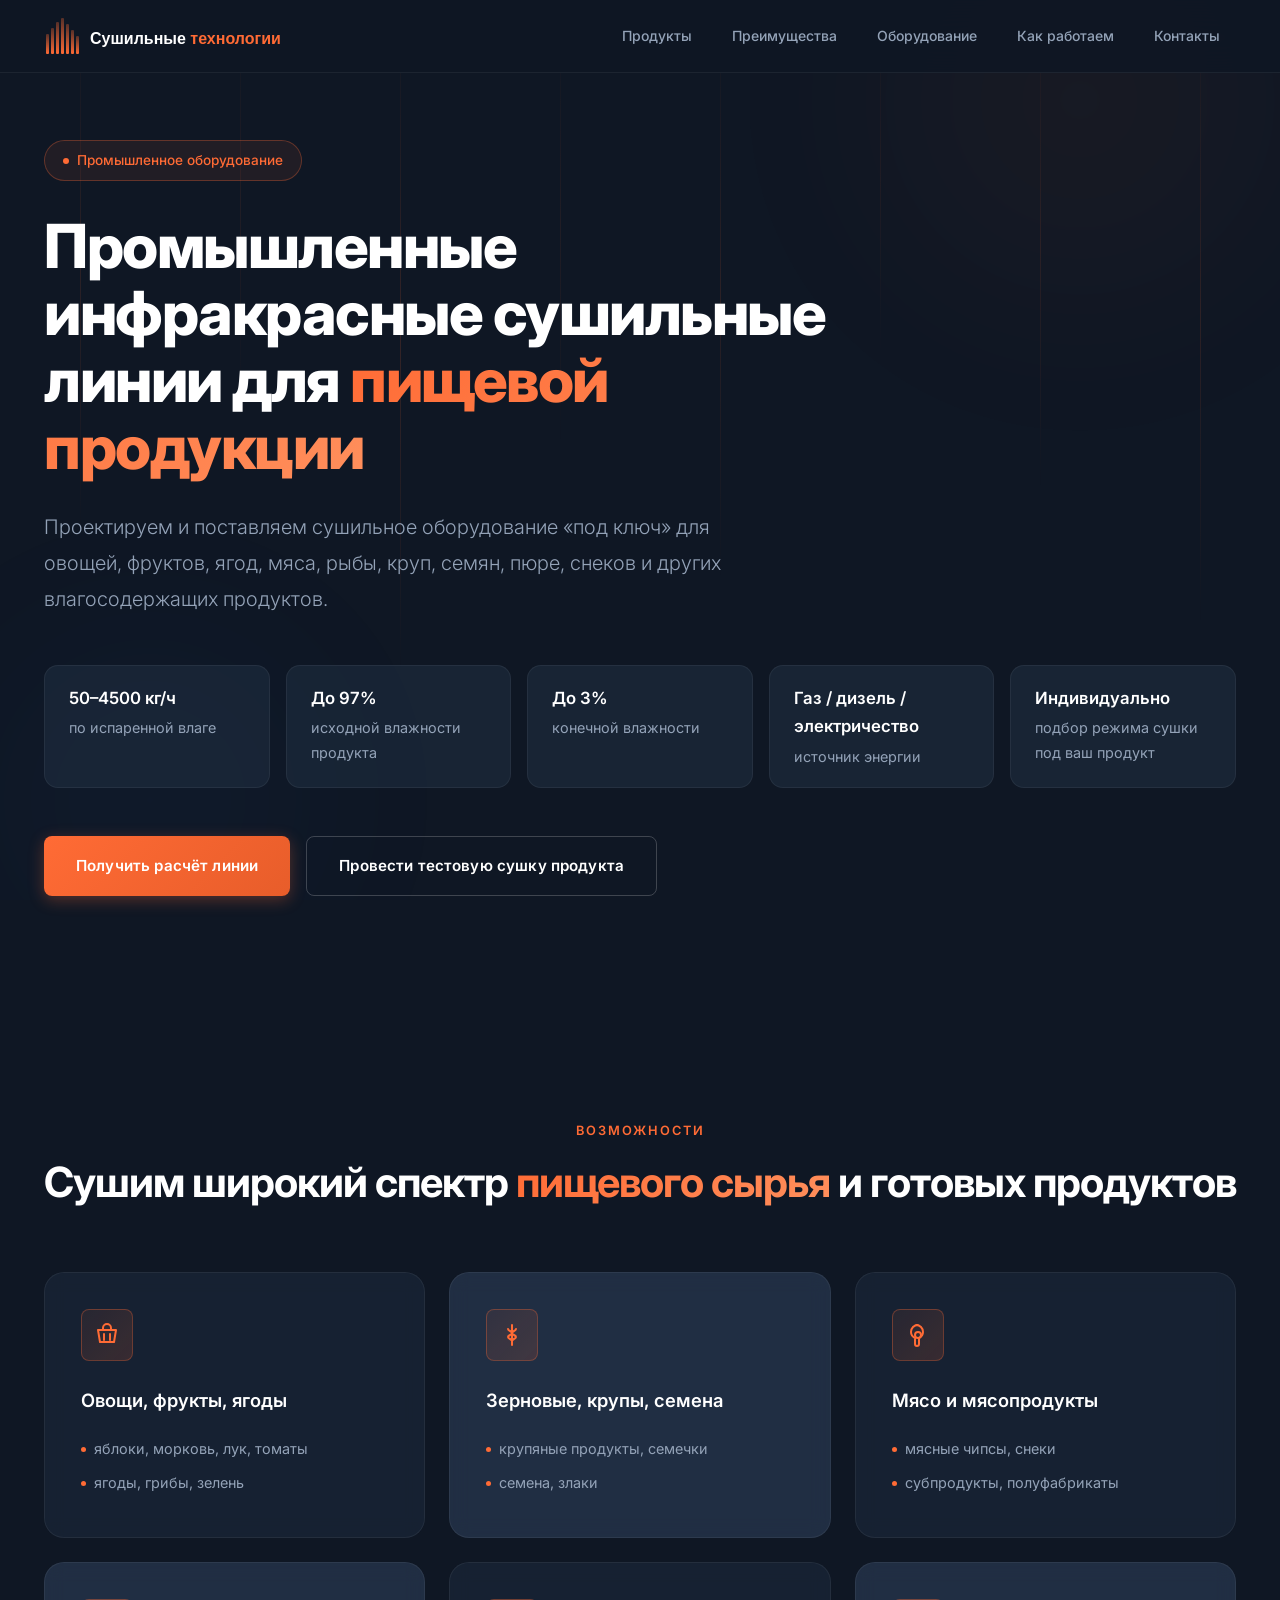
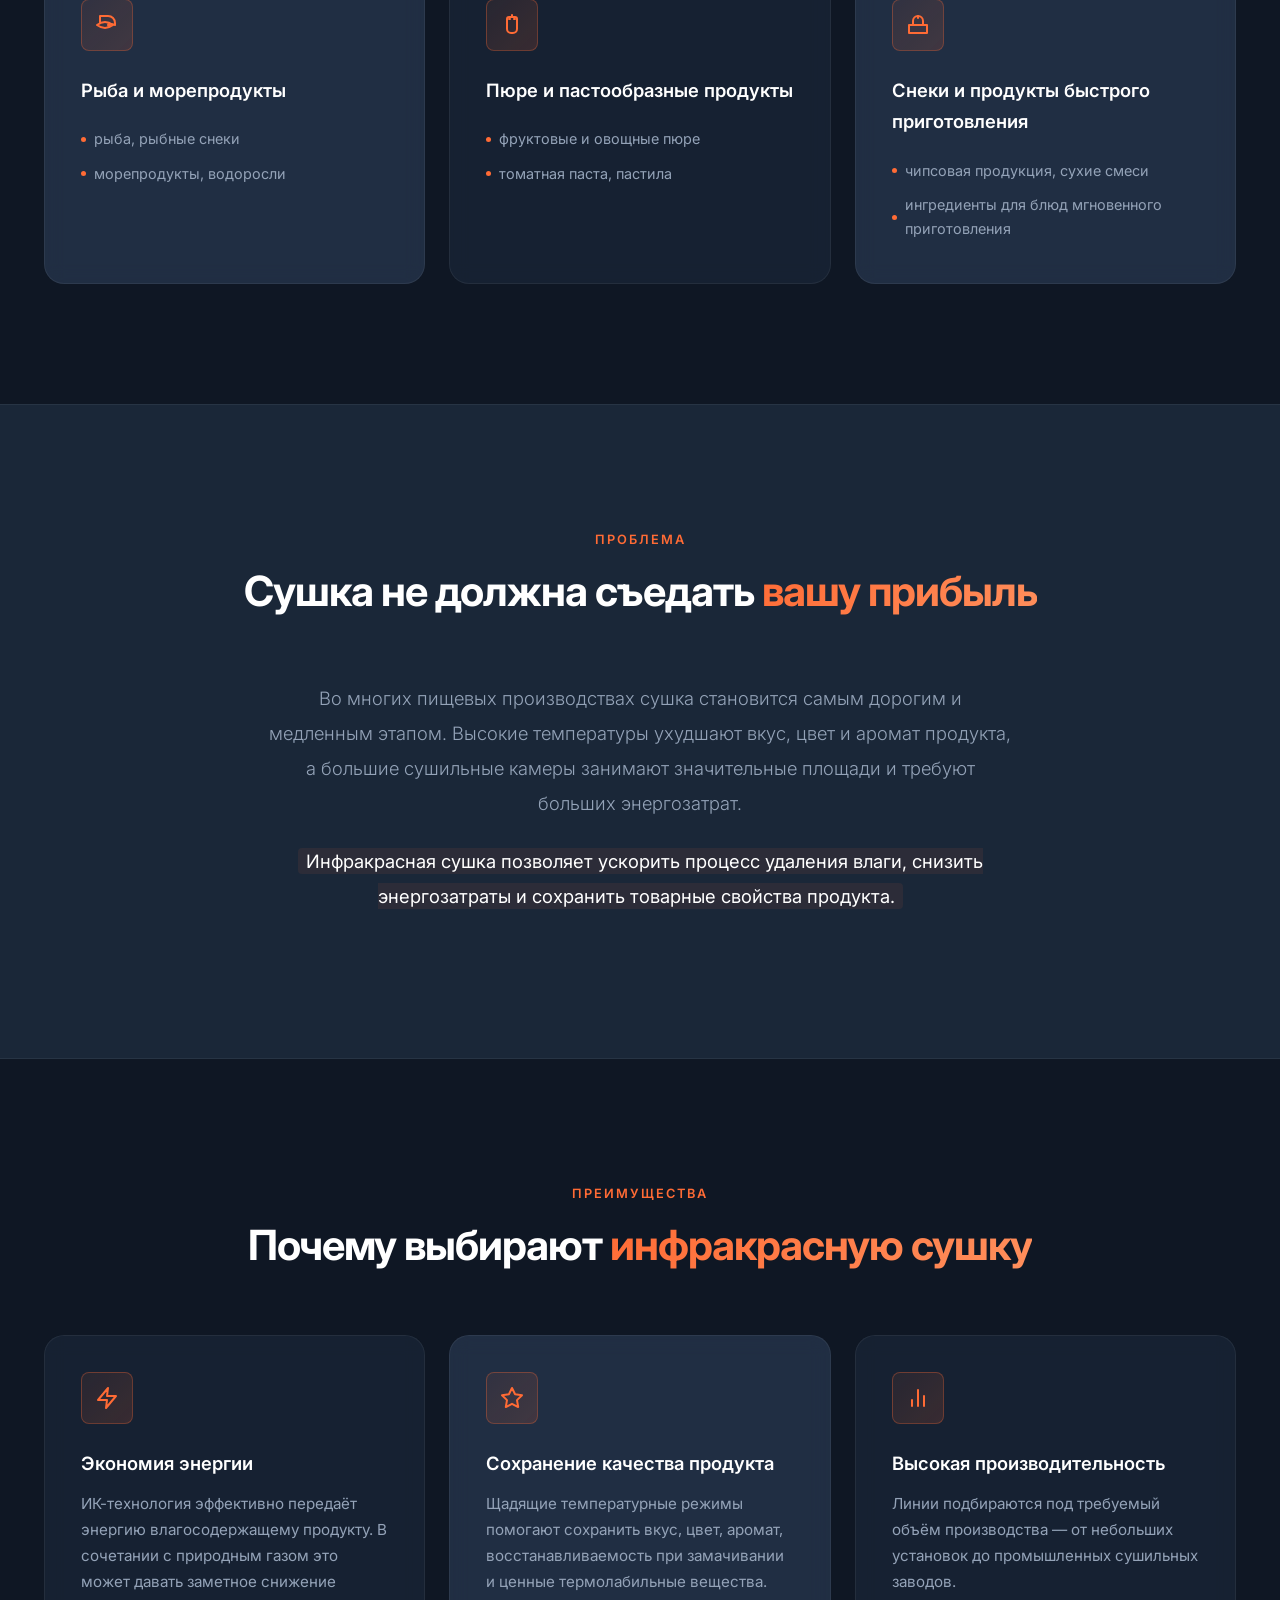
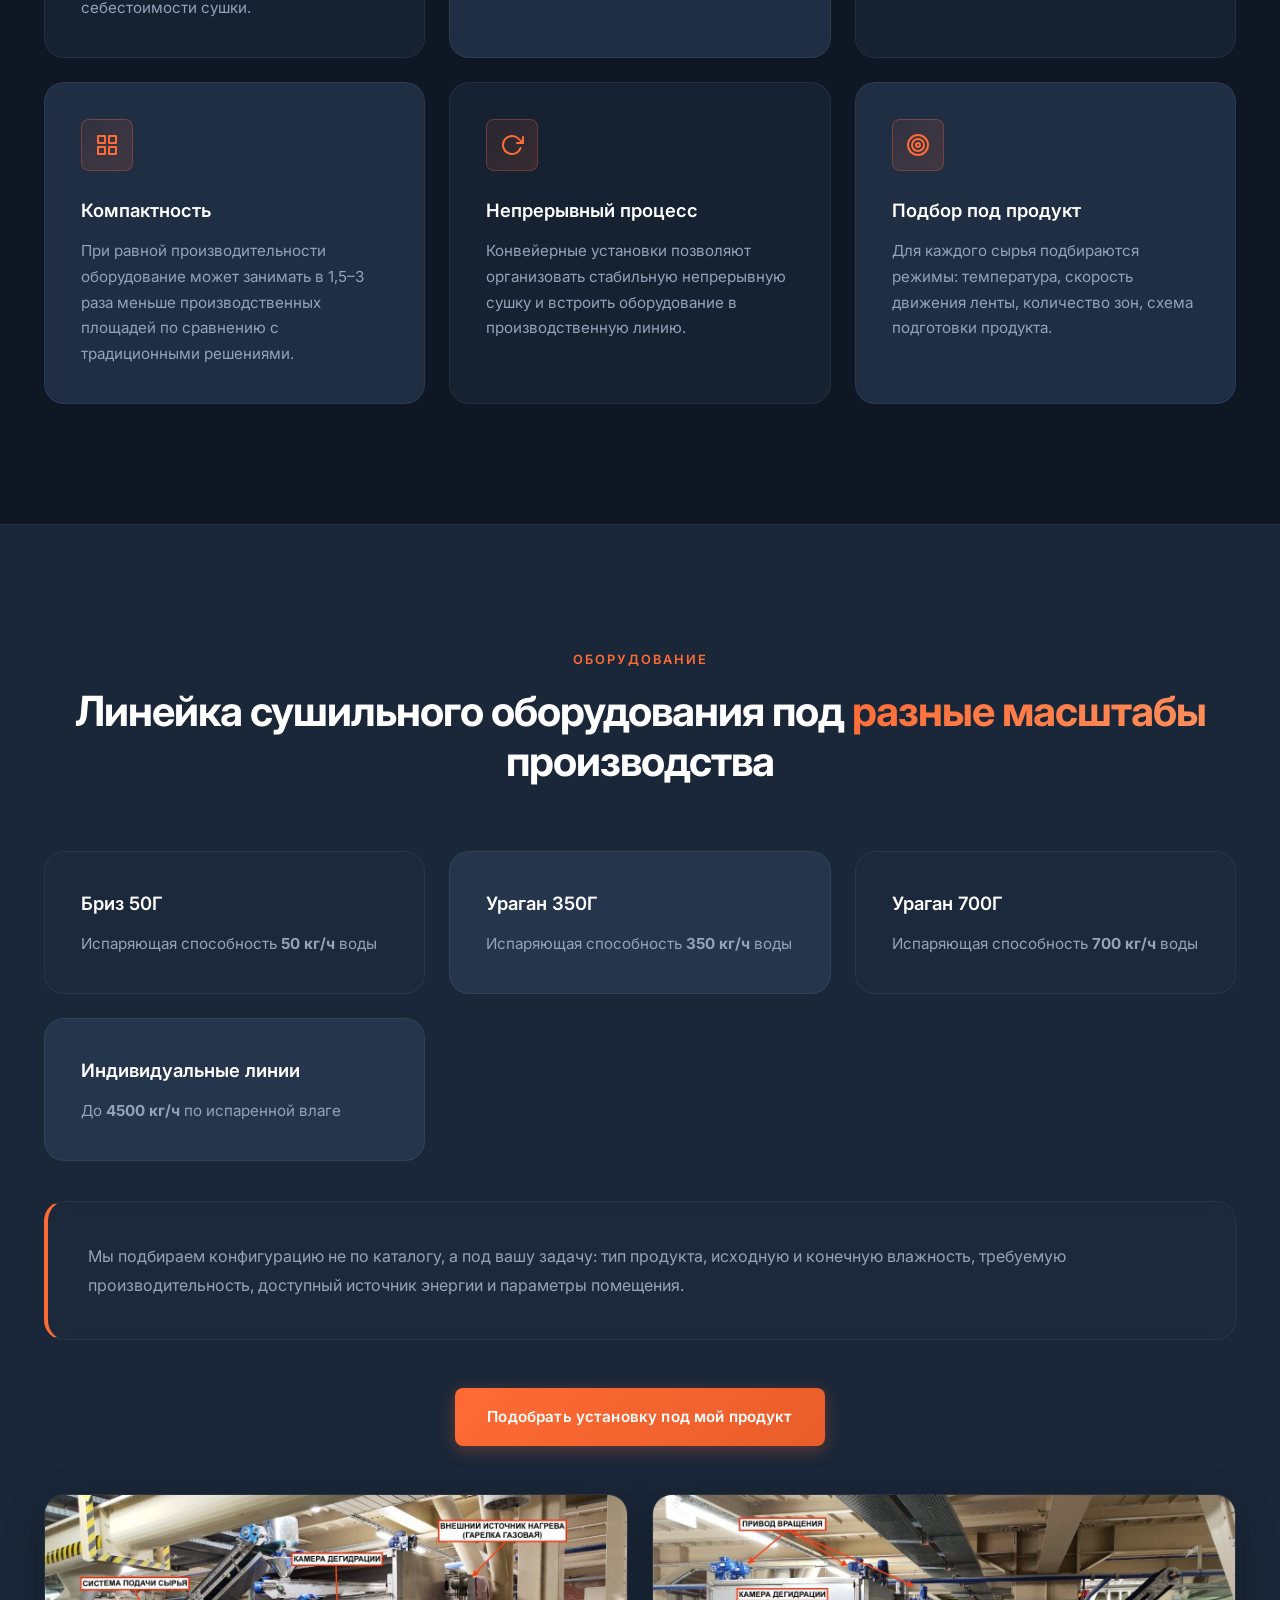
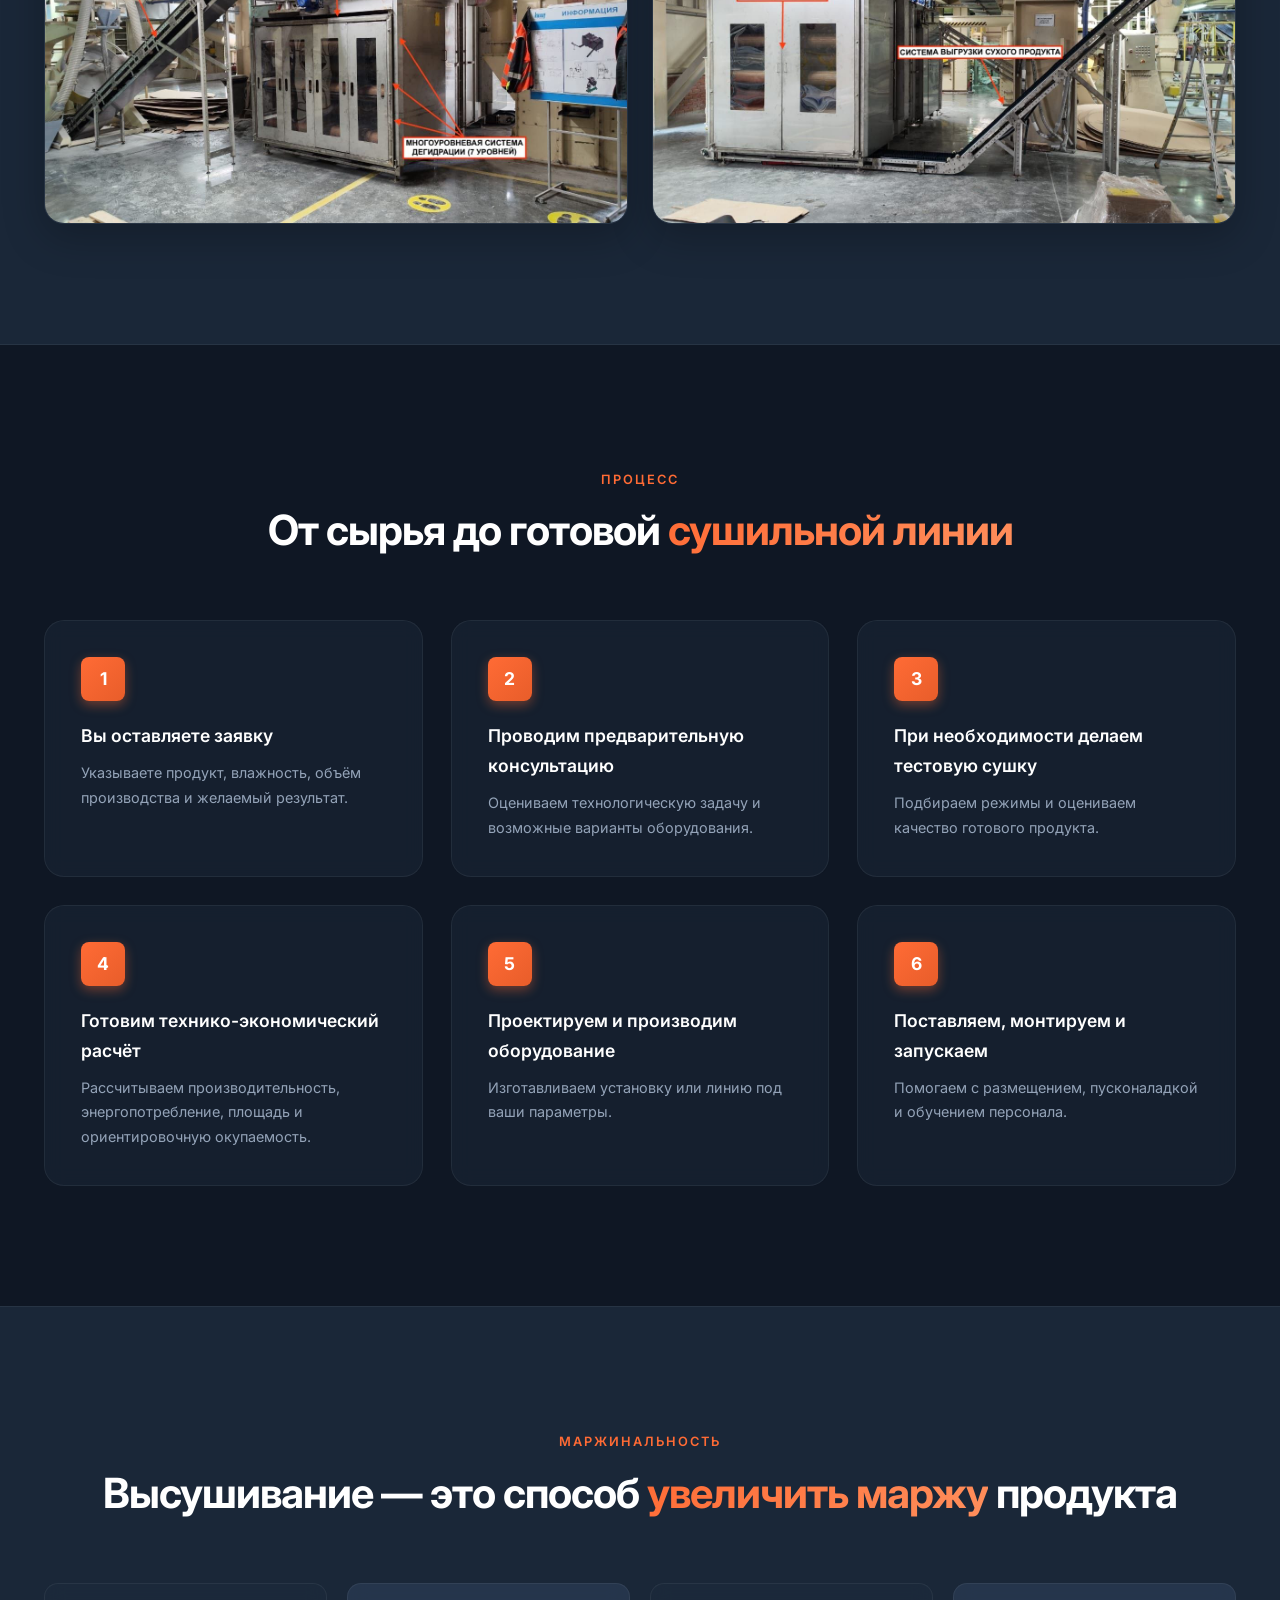
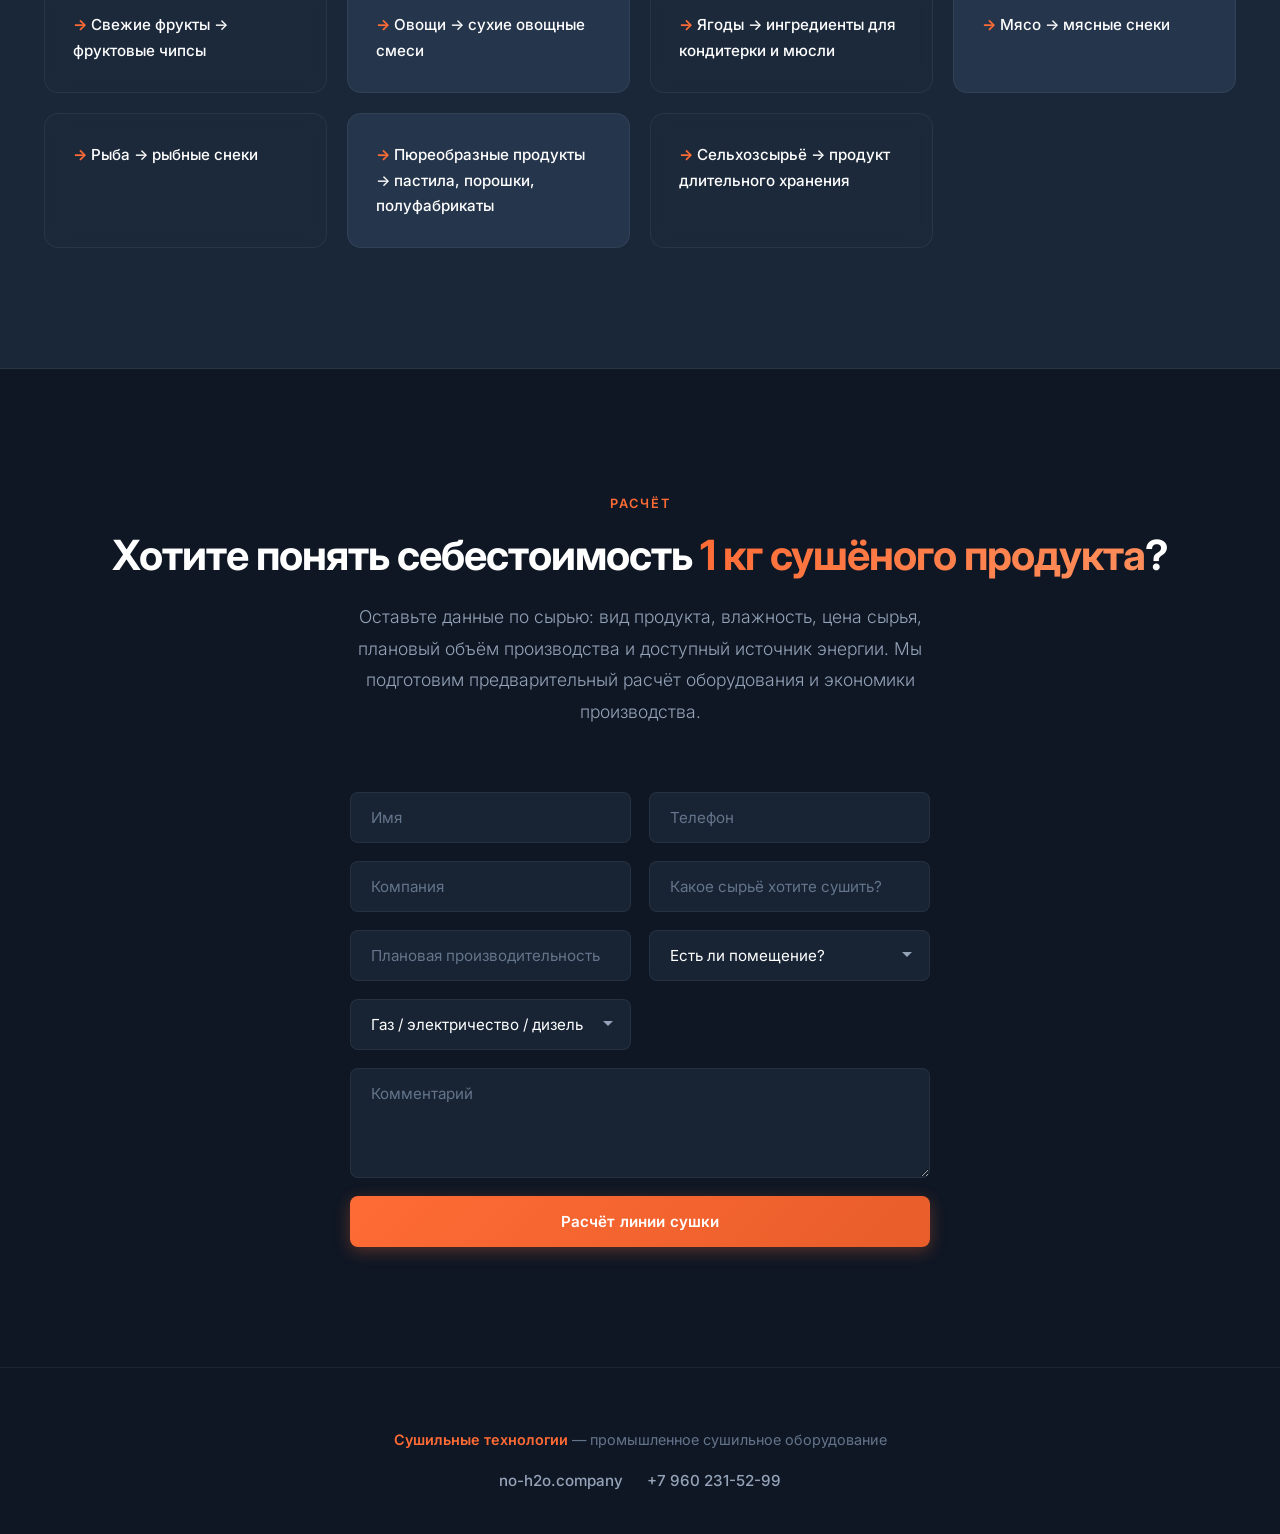
<file: index.html>
<!DOCTYPE html>
<html lang="ru">
<head>
  <meta charset="UTF-8">
  <meta name="viewport" content="width=device-width, initial-scale=1.0">
  <title>Инфракрасные сушильные линии для пищевой промышленности</title>
  <link rel="stylesheet" href="css/style.css?v=2">
  <meta name="description" content="Промышленное сушильное оборудование для пищевой продукции: от 50 до 4500 кг/ч по испаренной влаге. Работаем на газе, дизеле или электричестве.">
  <meta property="og:title" content="Инфракрасные сушильные линии для пищевой промышленности">
  <meta property="og:description" content="Промышленное сушильное оборудование для пищевой продукции: от 50 до 4500 кг/ч по испаренной влаге. Работаем на газе, дизеле или электричестве.">
  <meta property="og:type" content="website">
  <meta property="og:locale" content="ru_RU">
  <link rel="icon" type="image/svg+xml" href="favicon.svg">
  <link rel="apple-touch-icon" href="favicon.svg">
</head>
<body class="food-landing">
  <div class="bg-decoration">
    <div class="bg-gradient-orb bg-gradient-orb--1"></div>
    <div class="bg-gradient-orb bg-gradient-orb--2"></div>
    <div class="bg-lines-container"><div class="bg-line"></div><div class="bg-line"></div><div class="bg-line"></div><div class="bg-line"></div><div class="bg-line"></div><div class="bg-line"></div><div class="bg-line"></div><div class="bg-line"></div></div>
  </div>
  <header class="header"><div class="container"><a href="/" class="logo"><img src="logo.svg" alt="Сушильные технологии" class="logo__img"></a><nav><ul class="nav"><li><a href="#products">Продукты</a></li><li><a href="#advantages">Преимущества</a></li><li><a href="#equipment">Оборудование</a></li><li><a href="#process">Как работаем</a></li><li><a href="#cta">Контакты</a></li></ul></nav>  <button class="nav-toggle" aria-label="Меню"><span class="nav-toggle__bar"></span><span class="nav-toggle__bar"></span><span class="nav-toggle__bar"></span></button></div></header>  <div class="nav-overlay"></div>
  <main>
    <section class="hero"><div class="container">
      <div class="hero__badge"><span class="hero__badge-dot"></span>Промышленное оборудование</div>
      <h1>Промышленные инфракрасные сушильные линии для <span>пищевой продукции</span></h1>
      <p class="hero__subtitle">Проектируем и поставляем сушильное оборудование «под ключ» для овощей, фруктов, ягод, мяса, рыбы, круп, семян, пюре, снеков и других влагосодержащих продуктов.</p>
      <div class="hero__stats">
        <div class="stat-item"><strong>50–4500 кг/ч</strong>по испаренной влаге</div>
        <div class="stat-item"><strong>До 97%</strong>исходной влажности продукта</div>
        <div class="stat-item"><strong>До 3%</strong>конечной влажности</div>
        <div class="stat-item"><strong>Газ / дизель / электричество</strong>источник энергии</div>
        <div class="stat-item"><strong>Индивидуально</strong>подбор режима сушки под ваш продукт</div>
      </div>
      <div class="btn-group"><a href="#cta" class="btn btn-primary">Получить расчёт линии</a><a href="#cta" class="btn btn-outline">Провести тестовую сушку продукта</a></div>
    </div></section>
    <section class="section" id="products"><div class="container">
      <div class="section__header"><span class="section__badge">Возможности</span><h2 class="section__title">Сушим широкий спектр <span>пищевого сырья</span> и готовых продуктов</h2></div>
      <div class="cards-grid">
        <div class="card animate-on-scroll"><div class="card__icon"><svg viewBox="0 0 24 24"><path d="M3 7h18l-2 12H5L3 7z"/><path d="M8 7V5a4 4 0 0 1 8 0v2"/><path d="M9 11v6"/><path d="M15 11v6"/></svg></div><h3 class="card__title">Овощи, фрукты, ягоды</h3><ul class="card__list"><li>яблоки, морковь, лук, томаты</li><li>ягоды, грибы, зелень</li></ul></div>
        <div class="card animate-on-scroll"><div class="card__icon"><svg viewBox="0 0 24 24"><path d="M12 2v20"/><path d="M8 6c0 2 4 2 4 4s-4 2-4 4 4 2 4 4"/><path d="M16 6c0 2-4 2-4 4s4 2 4 4-4 2-4 4"/></svg></div><h3 class="card__title">Зерновые, крупы, семена</h3><ul class="card__list"><li>крупяные продукты, семечки</li><li>семена, злаки</li></ul></div>
        <div class="card animate-on-scroll"><div class="card__icon"><svg viewBox="0 0 24 24"><circle cx="12" cy="12" r="3"/><path d="M12 2C8 2 5 5 5 9c0 3 2 5 4 6v6a2 2 0 0 0 4 0v-6c2-1 4-3 4-6 0-4-3-7-7-7z"/></svg></div><h3 class="card__title">Мясо и мясопродукты</h3><ul class="card__list"><li>мясные чипсы, снеки</li><li>субпродукты, полуфабрикаты</li></ul></div>
        <div class="card animate-on-scroll"><div class="card__icon"><svg viewBox="0 0 24 24"><path d="M16.69 11.04A11 11 0 0 1 20 12v-2c0-4-3-7-7-7H5v6.5"/><path d="M2 12s4-3 8-3 8 3 8 3-4 3-8 3-8-3-8-3z"/><circle cx="14" cy="12" r="1" fill="currentColor"/></svg></div><h3 class="card__title">Рыба и морепродукты</h3><ul class="card__list"><li>рыба, рыбные снеки</li><li>морепродукты, водоросли</li></ul></div>
        <div class="card animate-on-scroll"><div class="card__icon"><svg viewBox="0 0 24 24"><path d="M12 20h-1a4 4 0 0 1-4-4V6a2 2 0 0 1 2-2h6a2 2 0 0 1 2 2v10a4 4 0 0 1-4 4h-1"/><path d="M12 4V2"/><path d="M9 6h1"/><path d="M14 6h1"/></svg></div><h3 class="card__title">Пюре и пастообразные продукты</h3><ul class="card__list"><li>фруктовые и овощные пюре</li><li>томатная паста, пастила</li></ul></div>
        <div class="card animate-on-scroll"><div class="card__icon"><svg viewBox="0 0 24 24"><path d="M3 12h18v8H3z"/><path d="M7 12V8a5 5 0 0 1 10 0v4"/><path d="M12 3v2"/></svg></div><h3 class="card__title">Снеки и продукты быстрого приготовления</h3><ul class="card__list"><li>чипсовая продукция, сухие смеси</li><li>ингредиенты для блюд мгновенного приготовления</li></ul></div>
      </div>
    </div></section>
    <section class="section section--dark"><div class="container">
      <div class="section__header"><span class="section__badge">Проблема</span><h2 class="section__title">Сушка не должна съедать <span>вашу прибыль</span></h2></div>
      <div class="pain-content"><p>Во многих пищевых производствах сушка становится самым дорогим и медленным этапом. Высокие температуры ухудшают вкус, цвет и аромат продукта, а большие сушильные камеры занимают значительные площади и требуют больших энергозатрат.</p><p><span class="highlight">Инфракрасная сушка позволяет ускорить процесс удаления влаги, снизить энергозатраты и сохранить товарные свойства продукта.</span></p></div>
    </div></section>
    <section class="section" id="advantages"><div class="container">
      <div class="section__header"><span class="section__badge">Преимущества</span><h2 class="section__title">Почему выбирают <span>инфракрасную сушку</span></h2></div>
      <div class="cards-grid">
        <div class="card animate-on-scroll"><div class="card__icon"><svg viewBox="0 0 24 24"><polygon points="13 2 3 14 12 14 11 22 21 10 12 10 13 2"/></svg></div><h3 class="card__title">Экономия энергии</h3><p class="card__text">ИК-технология эффективно передаёт энергию влагосодержащему продукту. В сочетании с природным газом это может давать заметное снижение себестоимости сушки.</p></div>
        <div class="card animate-on-scroll"><div class="card__icon"><svg viewBox="0 0 24 24"><path d="M12 2l3.09 6.26L22 9.27l-5 4.87 1.18 6.88L12 17.77l-6.18 3.25L7 14.14 2 9.27l6.91-1.01L12 2z"/></svg></div><h3 class="card__title">Сохранение качества продукта</h3><p class="card__text">Щадящие температурные режимы помогают сохранить вкус, цвет, аромат, восстанавливаемость при замачивании и ценные термолабильные вещества.</p></div>
        <div class="card animate-on-scroll"><div class="card__icon"><svg viewBox="0 0 24 24"><line x1="18" y1="20" x2="18" y2="10"/><line x1="12" y1="20" x2="12" y2="4"/><line x1="6" y1="20" x2="6" y2="14"/></svg></div><h3 class="card__title">Высокая производительность</h3><p class="card__text">Линии подбираются под требуемый объём производства — от небольших установок до промышленных сушильных заводов.</p></div>
        <div class="card animate-on-scroll"><div class="card__icon"><svg viewBox="0 0 24 24"><rect x="3" y="3" width="7" height="7"/><rect x="14" y="3" width="7" height="7"/><rect x="14" y="14" width="7" height="7"/><rect x="3" y="14" width="7" height="7"/></svg></div><h3 class="card__title">Компактность</h3><p class="card__text">При равной производительности оборудование может занимать в 1,5–3 раза меньше производственных площадей по сравнению с традиционными решениями.</p></div>
        <div class="card animate-on-scroll"><div class="card__icon"><svg viewBox="0 0 24 24"><polyline points="23 4 23 10 17 10"/><path d="M20.49 15a9 9 0 1 1-2.12-9.36L23 10"/></svg></div><h3 class="card__title">Непрерывный процесс</h3><p class="card__text">Конвейерные установки позволяют организовать стабильную непрерывную сушку и встроить оборудование в производственную линию.</p></div>
        <div class="card animate-on-scroll"><div class="card__icon"><svg viewBox="0 0 24 24"><circle cx="12" cy="12" r="10"/><circle cx="12" cy="12" r="6"/><circle cx="12" cy="12" r="2"/></svg></div><h3 class="card__title">Подбор под продукт</h3><p class="card__text">Для каждого сырья подбираются режимы: температура, скорость движения ленты, количество зон, схема подготовки продукта.</p></div>
      </div>
    </div></section>
    <section class="section section--dark" id="equipment"><div class="container">
      <div class="section__header"><span class="section__badge">Оборудование</span><h2 class="section__title">Линейка сушильного оборудования под <span>разные масштабы</span> производства</h2></div>
      <div class="cards-grid">
        <div class="card animate-on-scroll"><h3 class="card__title">Бриз 50Г</h3><p class="card__text">Испаряющая способность <strong>50 кг/ч</strong> воды</p></div>
        <div class="card animate-on-scroll"><h3 class="card__title">Ураган 350Г</h3><p class="card__text">Испаряющая способность <strong>350 кг/ч</strong> воды</p></div>
        <div class="card animate-on-scroll"><h3 class="card__title">Ураган 700Г</h3><p class="card__text">Испаряющая способность <strong>700 кг/ч</strong> воды</p></div>
        <div class="card animate-on-scroll"><h3 class="card__title">Индивидуальные линии</h3><p class="card__text">До <strong>4500 кг/ч</strong> по испаренной влаге</p></div>
      </div>
      <div class="info-block animate-on-scroll"><p class="info-block__text">Мы подбираем конфигурацию не по каталогу, а под вашу задачу: тип продукта, исходную и конечную влажность, требуемую производительность, доступный источник энергии и параметры помещения.</p></div>
      <div style="text-align:center;margin-top:48px;" class="animate-on-scroll"><a href="#cta" class="btn btn-primary">Подобрать установку под мой продукт</a></div>
      <div class="equipment-photos animate-on-scroll">
        <img src="equipment-1.jpg" alt="ИК-сушильное оборудование" class="equipment-photos__img">
        <img src="equipment-2.jpg" alt="ИК-сушильное оборудование" class="equipment-photos__img">
      </div>
    </div></section>
    <section class="section" id="process"><div class="container">
      <div class="section__header"><span class="section__badge">Процесс</span><h2 class="section__title">От сырья до готовой <span>сушильной линии</span></h2></div>
      <div class="steps">
        <div class="step animate-on-scroll"><div class="step__number">1</div><h3 class="step__title">Вы оставляете заявку</h3><p class="step__text">Указываете продукт, влажность, объём производства и желаемый результат.</p></div>
        <div class="step animate-on-scroll"><div class="step__number">2</div><h3 class="step__title">Проводим предварительную консультацию</h3><p class="step__text">Оцениваем технологическую задачу и возможные варианты оборудования.</p></div>
        <div class="step animate-on-scroll"><div class="step__number">3</div><h3 class="step__title">При необходимости делаем тестовую сушку</h3><p class="step__text">Подбираем режимы и оцениваем качество готового продукта.</p></div>
        <div class="step animate-on-scroll"><div class="step__number">4</div><h3 class="step__title">Готовим технико-экономический расчёт</h3><p class="step__text">Рассчитываем производительность, энергопотребление, площадь и ориентировочную окупаемость.</p></div>
        <div class="step animate-on-scroll"><div class="step__number">5</div><h3 class="step__title">Проектируем и производим оборудование</h3><p class="step__text">Изготавливаем установку или линию под ваши параметры.</p></div>
        <div class="step animate-on-scroll"><div class="step__number">6</div><h3 class="step__title">Поставляем, монтируем и запускаем</h3><p class="step__text">Помогаем с размещением, пусконаладкой и обучением персонала.</p></div>
      </div>
    </div></section>
    <section class="section section--dark"><div class="container">
      <div class="section__header"><span class="section__badge">Маржинальность</span><h2 class="section__title">Высушивание — это способ <span>увеличить маржу</span> продукта</h2></div>
      <div class="margin-grid">
        <div class="margin-item animate-on-scroll"><div class="margin-item__arrow">Свежие фрукты → фруктовые чипсы</div></div>
        <div class="margin-item animate-on-scroll"><div class="margin-item__arrow">Овощи → сухие овощные смеси</div></div>
        <div class="margin-item animate-on-scroll"><div class="margin-item__arrow">Ягоды → ингредиенты для кондитерки и мюсли</div></div>
        <div class="margin-item animate-on-scroll"><div class="margin-item__arrow">Мясо → мясные снеки</div></div>
        <div class="margin-item animate-on-scroll"><div class="margin-item__arrow">Рыба → рыбные снеки</div></div>
        <div class="margin-item animate-on-scroll"><div class="margin-item__arrow">Пюреобразные продукты → пастила, порошки, полуфабрикаты</div></div>
        <div class="margin-item animate-on-scroll"><div class="margin-item__arrow">Сельхозсырьё → продукт длительного хранения</div></div>
      </div>
    </div></section>
    <section class="section cta-section" id="cta"><div class="container">
      <div class="section__header"><span class="section__badge">Расчёт</span><h2 class="cta-section__title">Хотите понять себестоимость <span>1 кг сушёного продукта</span>?</h2><p class="cta-section__text">Оставьте данные по сырью: вид продукта, влажность, цена сырья, плановый объём производства и доступный источник энергии. Мы подготовим предварительный расчёт оборудования и экономики производства.</p></div>
      <form class="form" onsubmit="handleSubmit(event, 'food')">
        <div class="form__row"><input type="text" class="form__input" placeholder="Имя" name="Имя" required><input type="tel" class="form__input" placeholder="Телефон" name="Телефон" required></div>
        <div class="form__row"><input type="text" class="form__input" placeholder="Компания" name="Компания"><input type="text" class="form__input" placeholder="Какое сырьё хотите сушить?" name="Сырьё" required></div>
        <div class="form__row"><input type="text" class="form__input" placeholder="Плановая производительность" name="Плановая производительность"><select class="form__select" name="Есть ли помещение?"><option value="">Есть ли помещение?</option><option value="yes">Да</option><option value="no">Нет</option><option value="building">Строим</option></select></div>
        <div class="form__row"><select class="form__select" name="Источник энергии"><option value="">Газ / электричество / дизель</option><option value="gas">Газ</option><option value="electric">Электричество</option><option value="diesel">Дизель</option></select></div>
        <textarea class="form__textarea" placeholder="Комментарий" name="Комментарий"></textarea>
        <button type="submit" class="btn btn-primary btn--full">Расчёт линии сушки</button>
      </form>
    </div></section>
  </main>
  <footer class="footer"><div class="container"><p class="footer__text"><span class="footer__accent">Сушильные технологии</span> — промышленное сушильное оборудование</p><div class="footer__contacts"><a class="footer__link" href="http://no-h2o.company/">no-h2o.company</a><a class="footer__link" href="tel:+79602315299">+7 960 231-52-99</a></div></div></footer>
  <script src="js/main.js?v=5"></script>
</body>
</html>
</file>
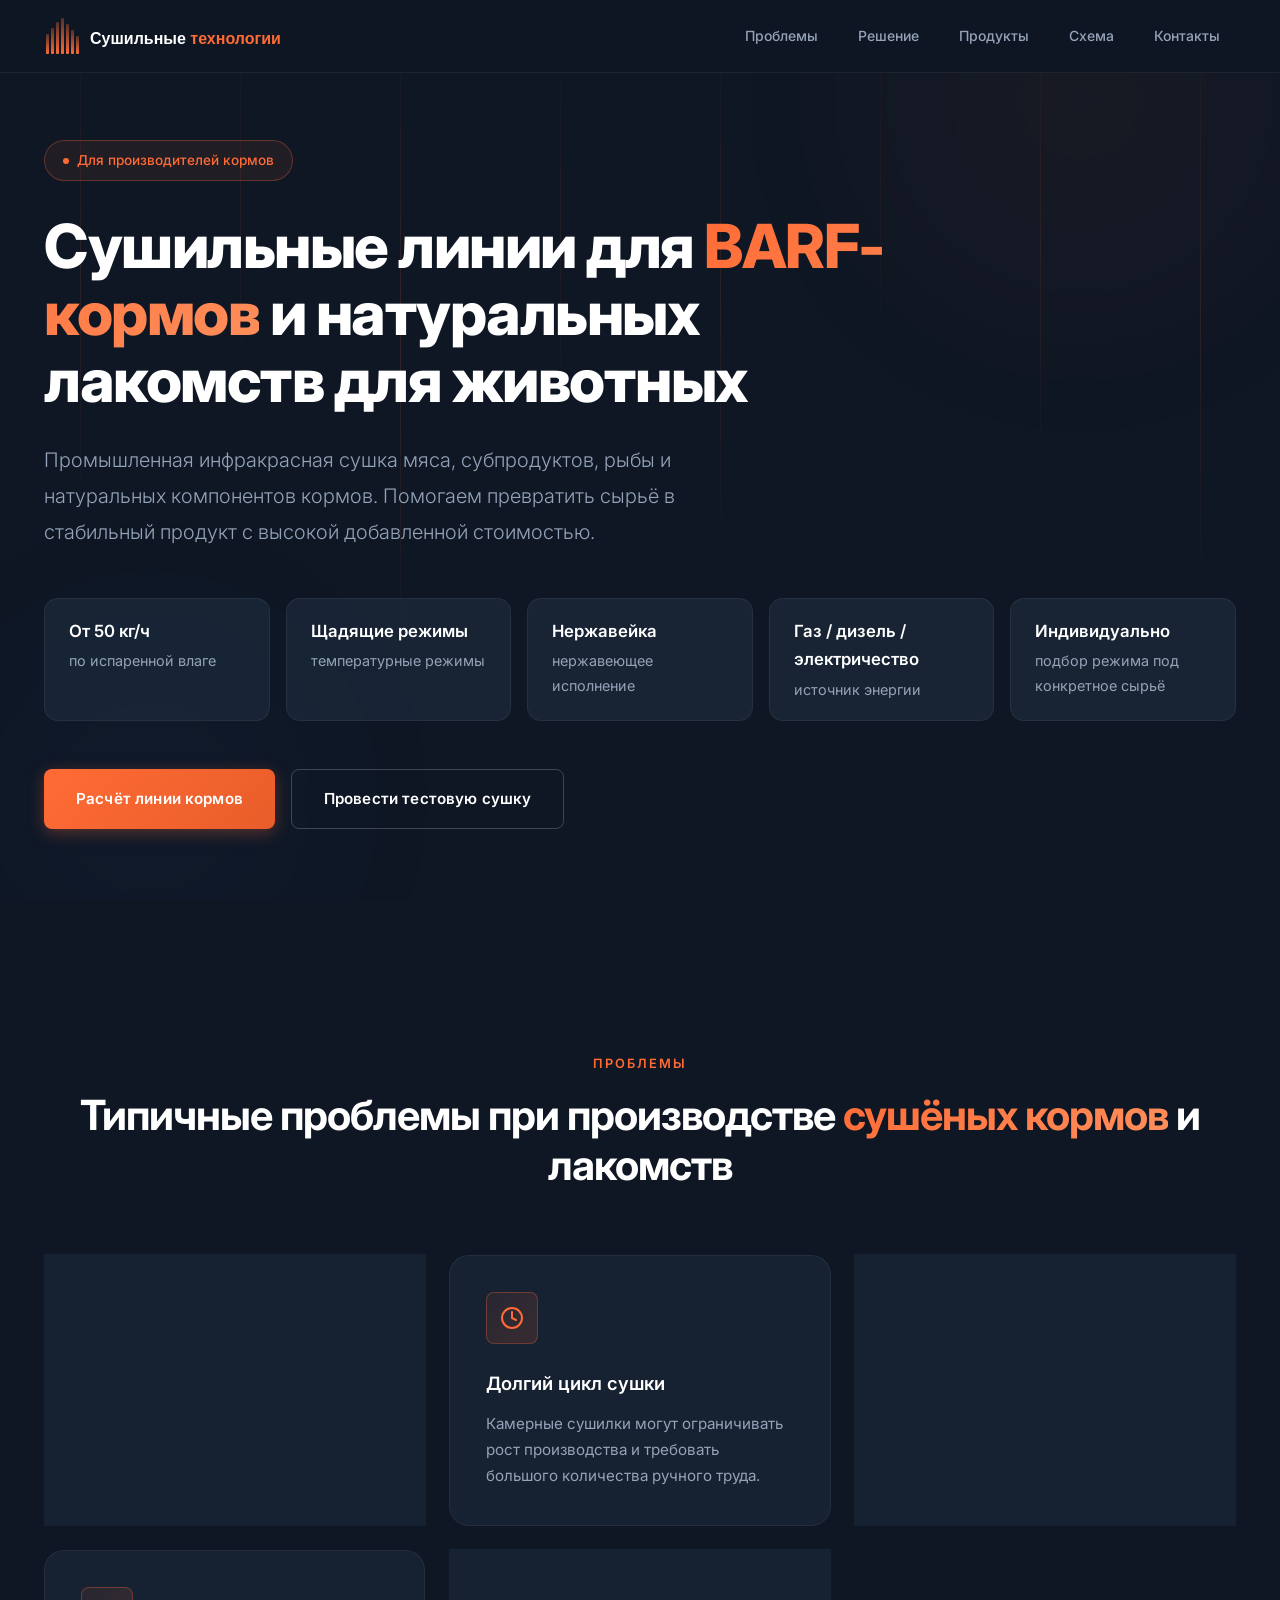
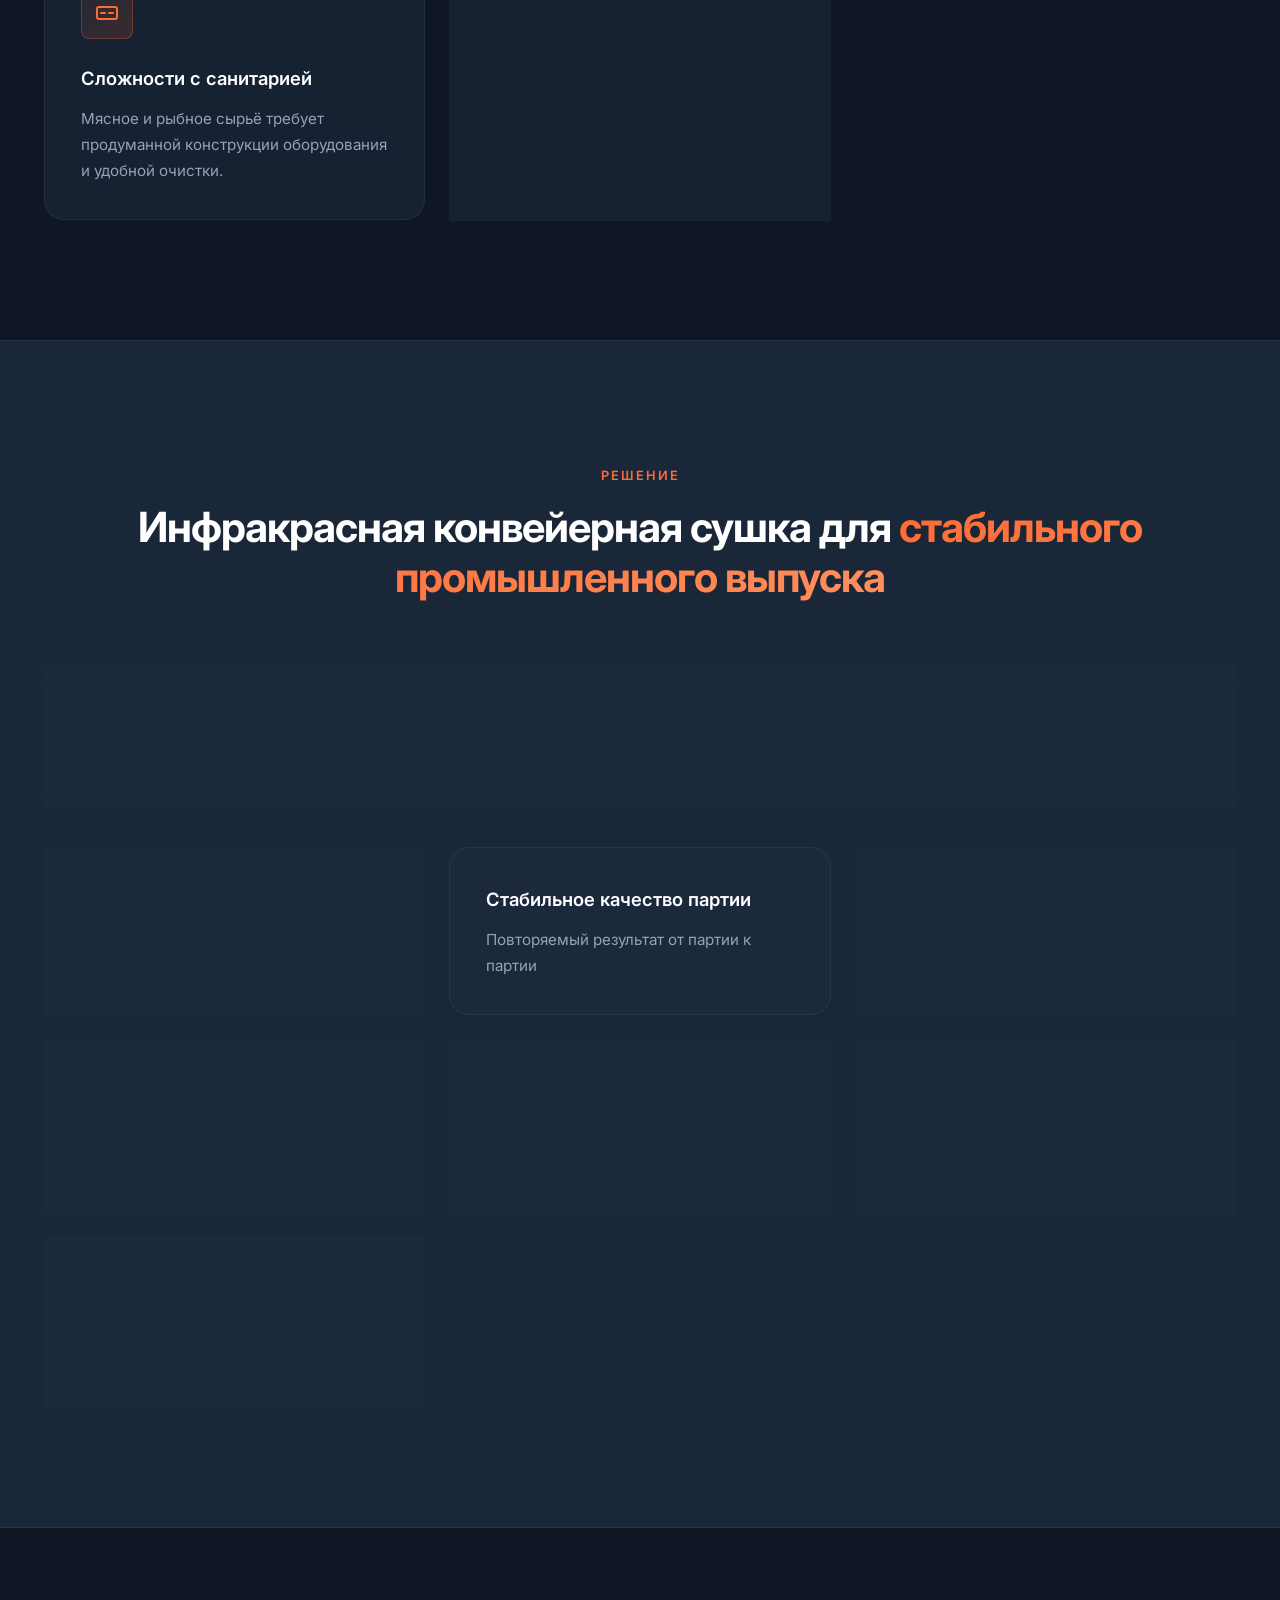
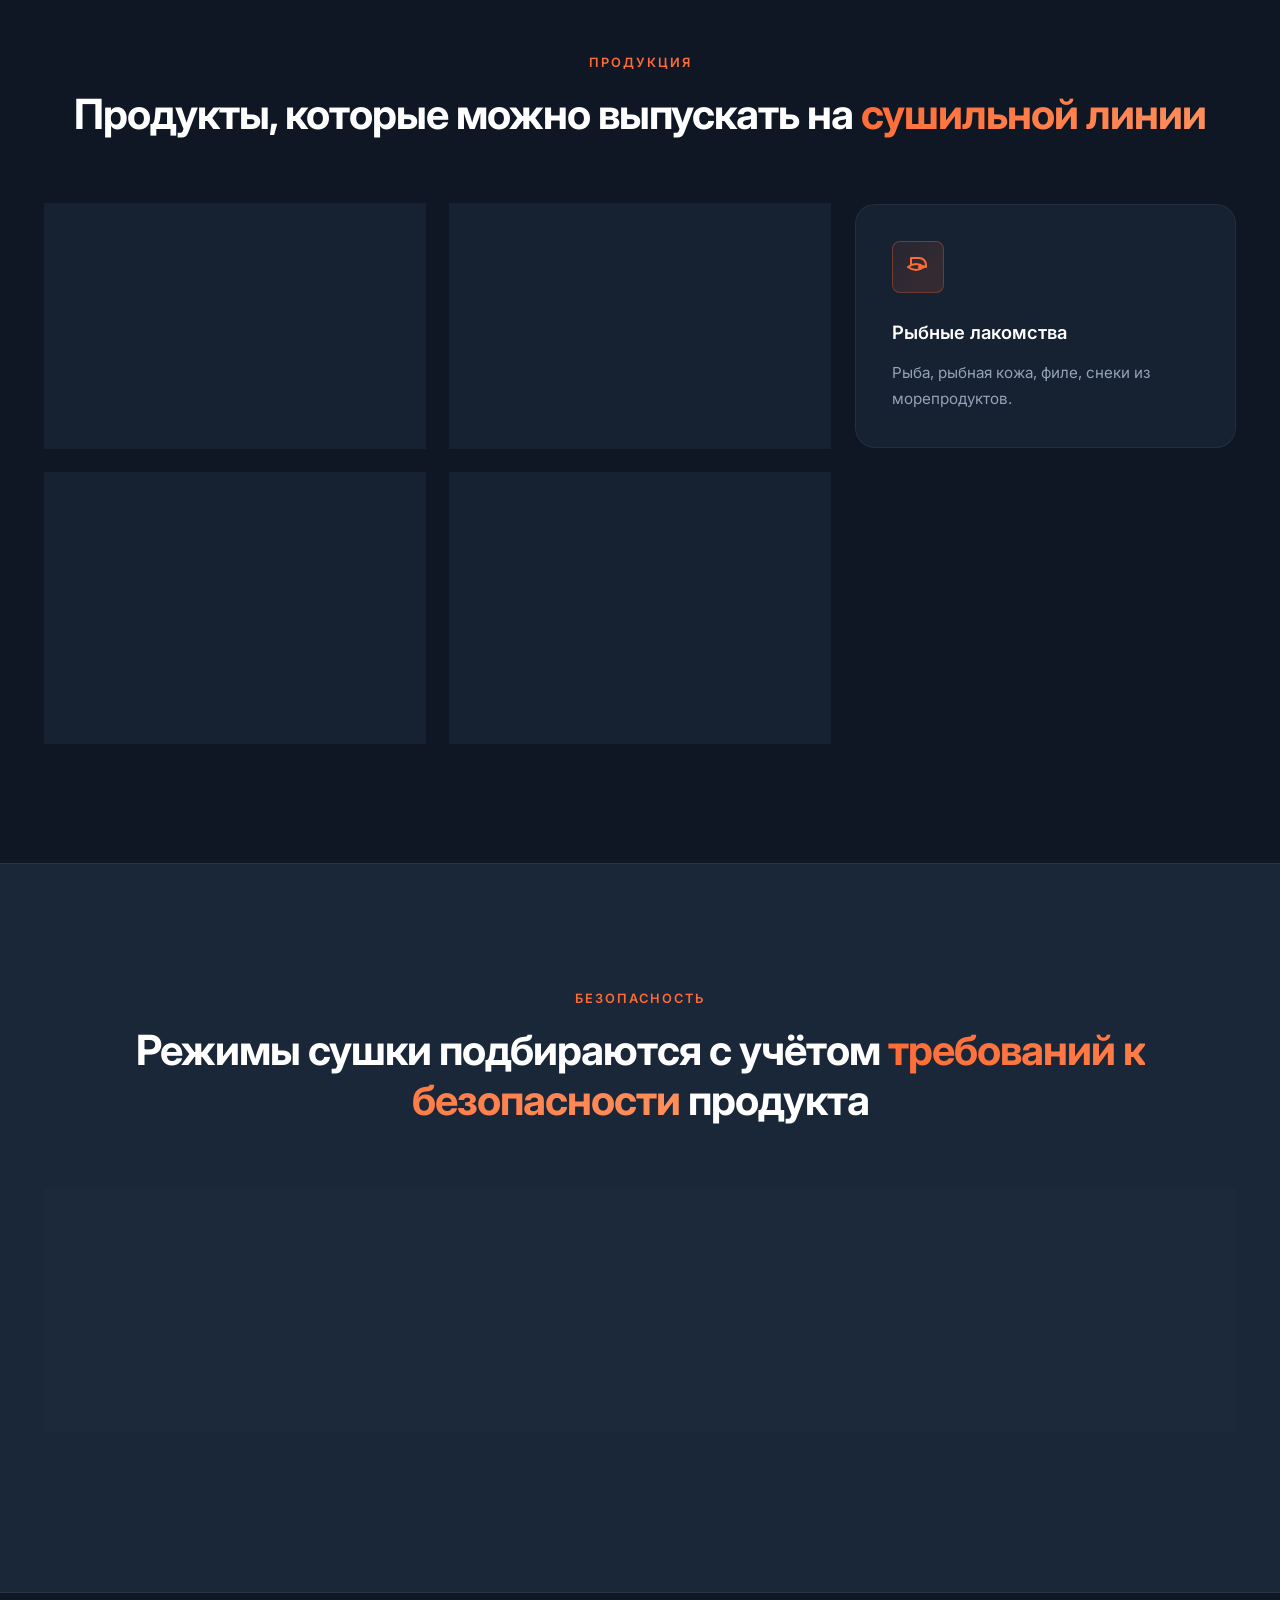
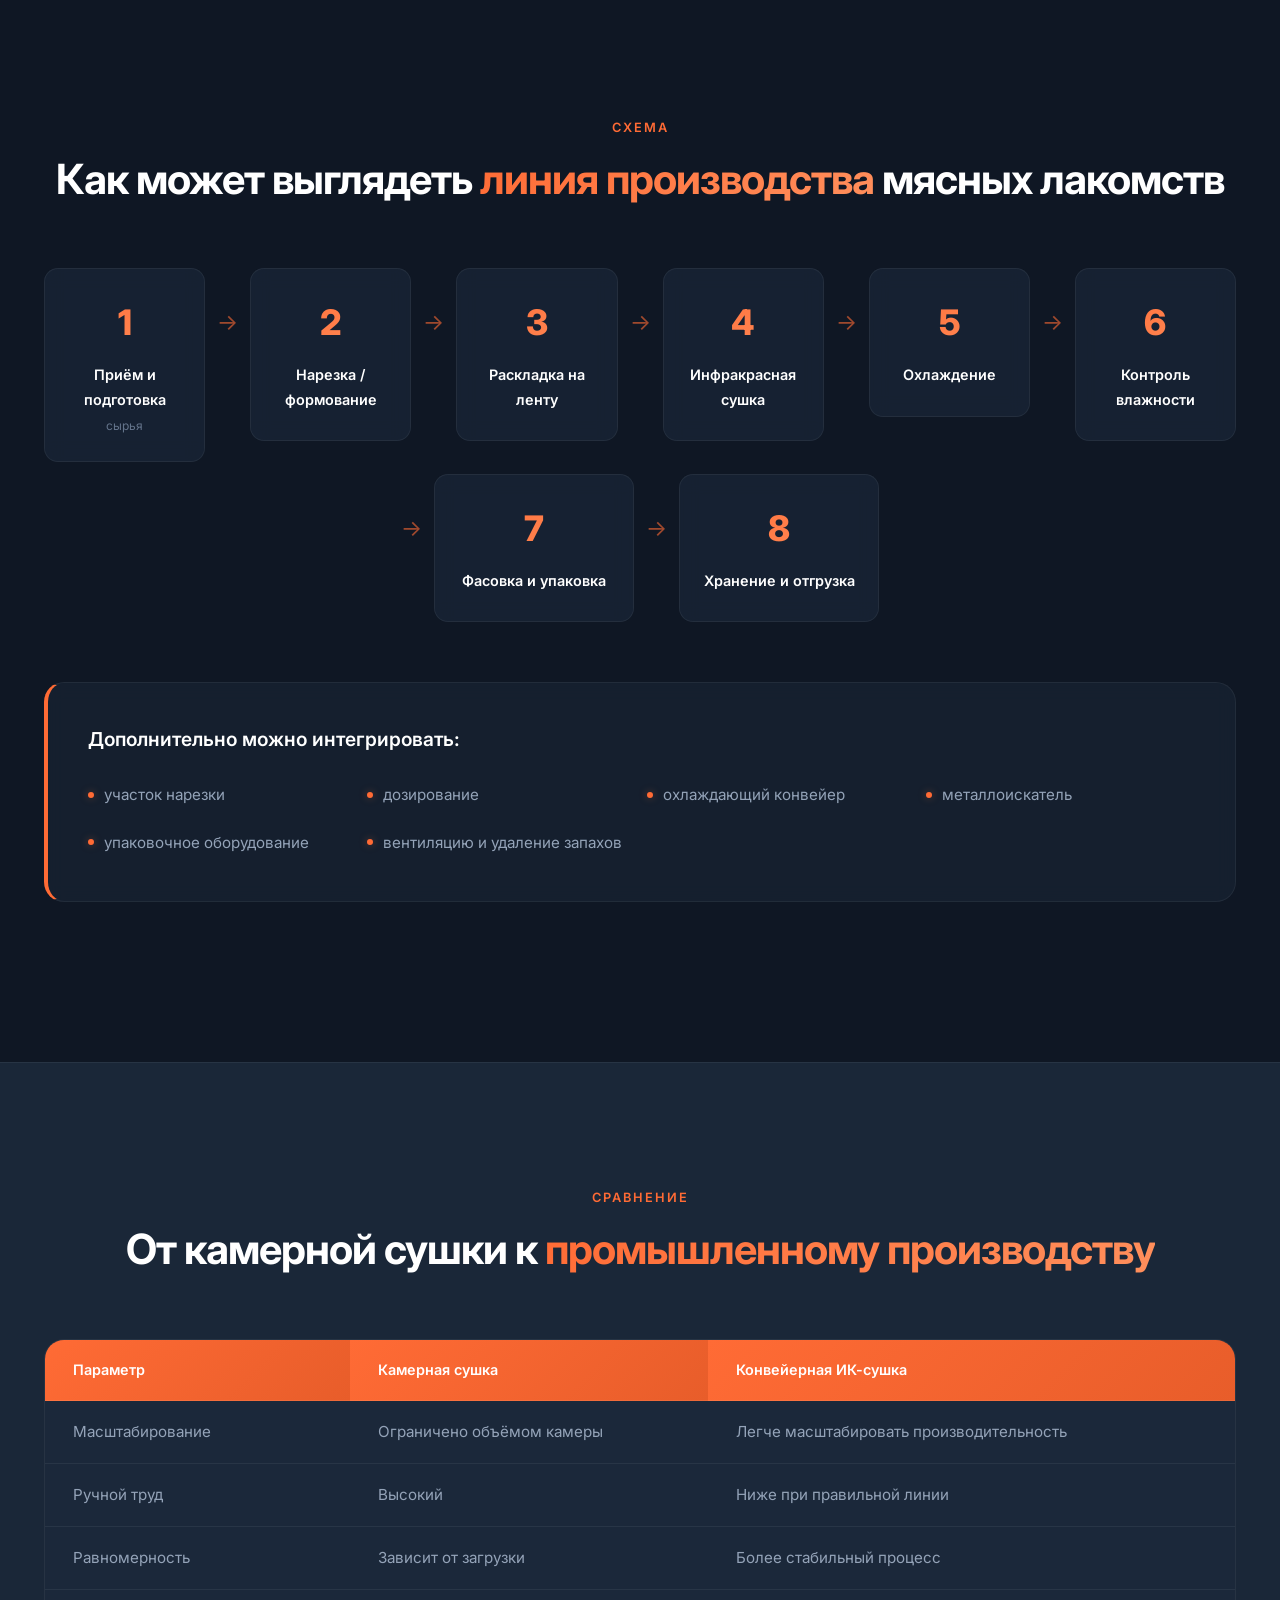
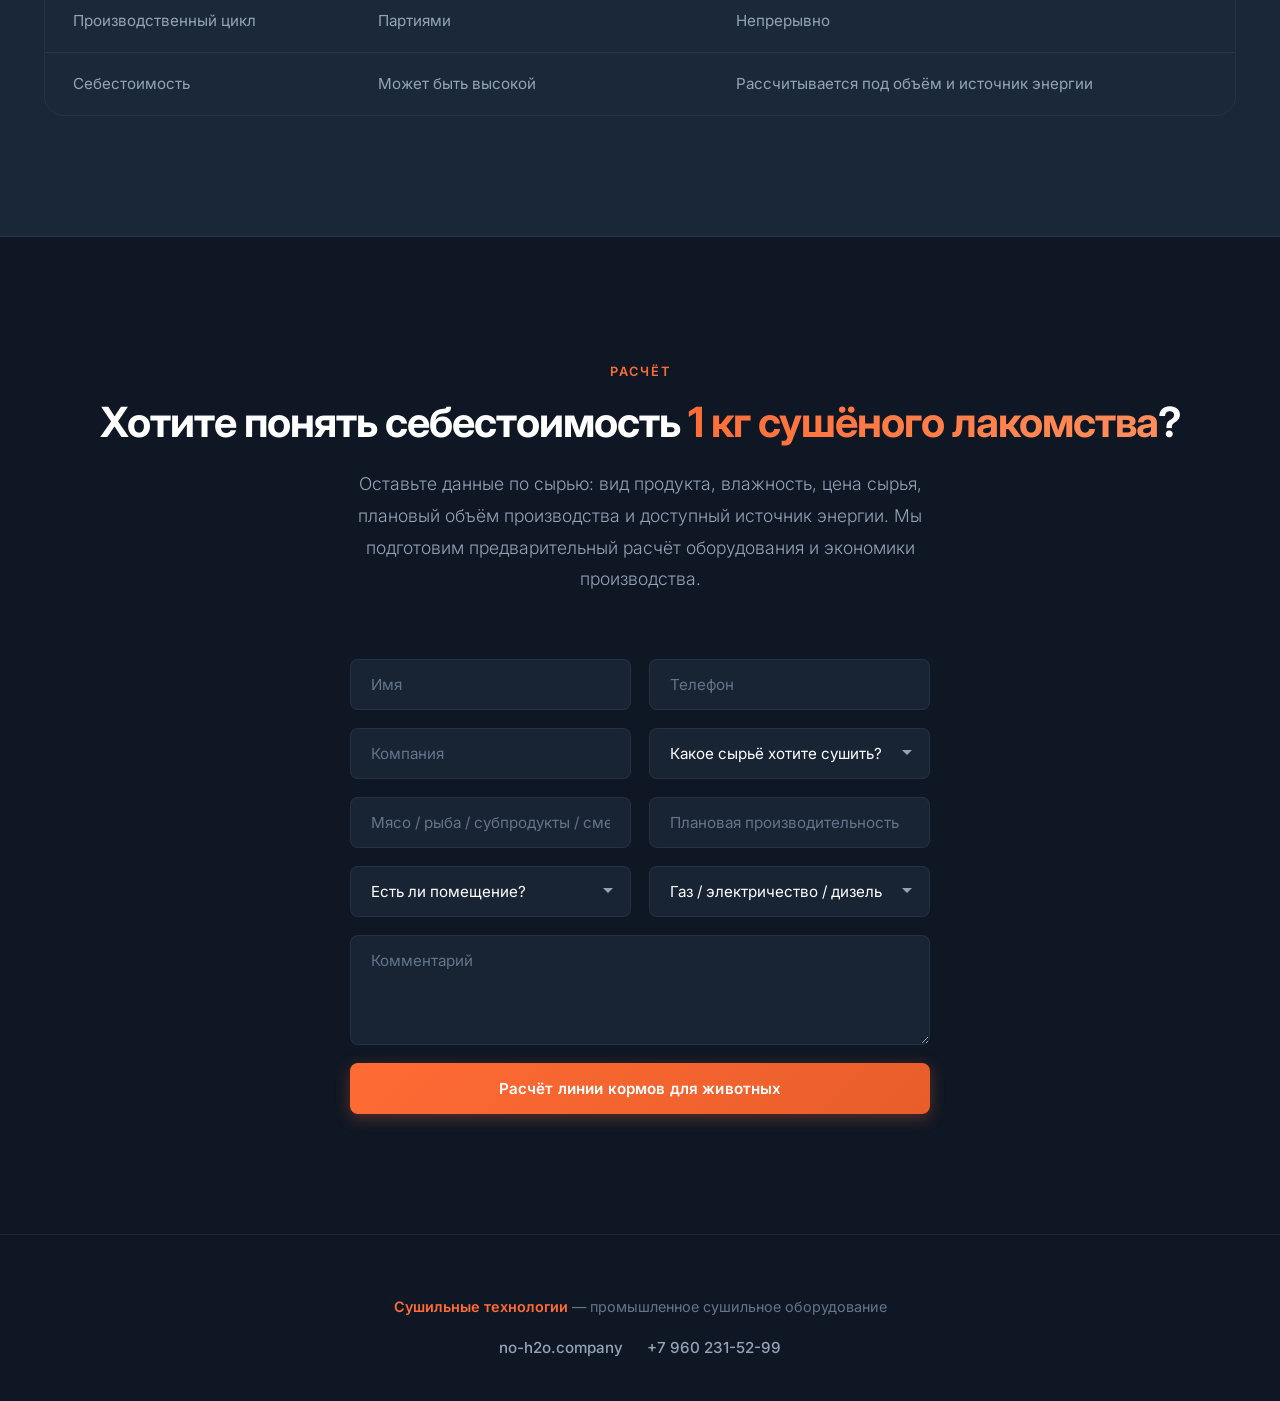
<file: barf.html>
<!DOCTYPE html>
<html lang="ru">
<head>
  <meta charset="UTF-8">
  <meta name="viewport" content="width=device-width, initial-scale=1.0">
  <title>Сушильные линии для BARF-кормов и лакомств для животных</title>
  <link rel="stylesheet" href="css/style.css">
  <meta name="description" content="Промышленная инфракрасная сушка мяса, субпродуктов, рыбы для производства натуральных кормов и лакомств для животных.">
  <meta property="og:title" content="Сушильные линии для BARF-кормов и лакомств для животных">
  <meta property="og:description" content="Промышленная инфракрасная сушка мяса, субпродуктов, рыбы для производства натуральных кормов и лакомств для животных.">
  <meta property="og:type" content="website">
  <meta property="og:locale" content="ru_RU">
  <link rel="icon" type="image/svg+xml" href="favicon.svg">
  <link rel="apple-touch-icon" href="favicon.svg">
</head>
<body>
  <div class="bg-decoration">
    <div class="bg-gradient-orb bg-gradient-orb--1"></div>
    <div class="bg-gradient-orb bg-gradient-orb--2"></div>
    <div class="bg-lines-container"><div class="bg-line"></div><div class="bg-line"></div><div class="bg-line"></div><div class="bg-line"></div><div class="bg-line"></div><div class="bg-line"></div><div class="bg-line"></div><div class="bg-line"></div></div>
  </div>
  <header class="header"><div class="container"><a href="/" class="logo"><img src="logo.svg" alt="Сушильные технологии" class="logo__img"></a><nav><ul class="nav"><li><a href="#pains">Проблемы</a></li><li><a href="#solution">Решение</a></li><li><a href="#products">Продукты</a></li><li><a href="#process">Схема</a></li><li><a href="#cta">Контакты</a></li></ul></nav>  <button class="nav-toggle" aria-label="Меню"><span class="nav-toggle__bar"></span><span class="nav-toggle__bar"></span><span class="nav-toggle__bar"></span></button></div></header>  <div class="nav-overlay"></div>
  <main>
    <section class="hero"><div class="container">
      <div class="hero__badge"><span class="hero__badge-dot"></span>Для производителей кормов</div>
      <h1>Сушильные линии для <span>BARF-кормов</span> и натуральных лакомств для животных</h1>
      <p class="hero__subtitle">Промышленная инфракрасная сушка мяса, субпродуктов, рыбы и натуральных компонентов кормов. Помогаем превратить сырьё в стабильный продукт с высокой добавленной стоимостью.</p>
      <div class="hero__stats">
        <div class="stat-item"><strong>От 50 кг/ч</strong>по испаренной влаге</div>
        <div class="stat-item"><strong>Щадящие режимы</strong>температурные режимы</div>
        <div class="stat-item"><strong>Нержавейка</strong>нержавеющее исполнение</div>
        <div class="stat-item"><strong>Газ / дизель / электричество</strong>источник энергии</div>
        <div class="stat-item"><strong>Индивидуально</strong>подбор режима под конкретное сырьё</div>
      </div>
      <div class="btn-group"><a href="#cta" class="btn btn-primary">Расчёт линии кормов</a><a href="#cta" class="btn btn-outline">Провести тестовую сушку</a></div>
    </div></section>
    <section class="section" id="pains"><div class="container">
      <div class="section__header"><span class="section__badge">Проблемы</span><h2 class="section__title">Типичные проблемы при производстве <span>сушёных кормов</span> и лакомств</h2></div>
      <div class="cards-grid">
        <div class="card animate-on-scroll"><div class="card__icon"><svg viewBox="0 0 24 24"><path d="M10.29 3.86L1.82 18a2 2 0 0 0 1.71 3h16.94a2 2 0 0 0 1.71-3L13.71 3.86a2 2 0 0 0-3.42 0z"/><line x1="12" y1="9" x2="12" y2="13"/><line x1="12" y1="17" x2="12.01" y2="17"/></svg></div><h3 class="card__title">Нестабильное качество</h3><p class="card__text">Продукт пересушивается, подгорает, темнеет или остаётся влажным внутри.</p></div>
        <div class="card animate-on-scroll"><div class="card__icon"><svg viewBox="0 0 24 24"><circle cx="12" cy="12" r="10"/><polyline points="12 6 12 12 16 14"/></svg></div><h3 class="card__title">Долгий цикл сушки</h3><p class="card__text">Камерные сушилки могут ограничивать рост производства и требовать большого количества ручного труда.</p></div>
        <div class="card animate-on-scroll"><div class="card__icon"><svg viewBox="0 0 24 24"><line x1="12" y1="1" x2="12" y2="23"/><path d="M17 5H9.5a3.5 3.5 0 0 0 0 7h5a3.5 3.5 0 0 1 0 7H6"/></svg></div><h3 class="card__title">Высокая себестоимость</h3><p class="card__text">Электрическая сушка и сублимация могут быть слишком дорогими для массового продукта.</p></div>
        <div class="card animate-on-scroll"><div class="card__icon"><svg viewBox="0 0 24 24"><rect x="2" y="6" width="20" height="12" rx="2"/><path d="M6 12h4"/><path d="M14 12h4"/></svg></div><h3 class="card__title">Сложности с санитарией</h3><p class="card__text">Мясное и рыбное сырьё требует продуманной конструкции оборудования и удобной очистки.</p></div>
        <div class="card animate-on-scroll"><div class="card__icon"><svg viewBox="0 0 24 24"><path d="M16 16l3-8 3 8c-.87.65-1.92 1-3 1s-2.13-.35-3-1z"/><path d="M2 16l3-8 3 8c-.87.65-1.92 1-3 1s-2.13-.35-3-1z"/><line x1="7" y1="21" x2="17" y2="21"/><line x1="12" y1="3" x2="12" y2="21"/></svg></div><h3 class="card__title">Невозможно масштабироваться</h3><p class="card__text">Ручная раскладка, неравномерный результат и маленькие партии мешают перейти к промышленному объёму.</p></div>
      </div>
    </div></section>
    <section class="section section--dark" id="solution"><div class="container">
      <div class="section__header"><span class="section__badge">Решение</span><h2 class="section__title">Инфракрасная конвейерная сушка для <span>стабильного промышленного выпуска</span></h2></div>
      <div class="info-block animate-on-scroll"><p class="info-block__text">ИК-сушильные установки позволяют организовать непрерывный процесс сушки мясного, рыбного и смешанного сырья. Оборудование подбирается под форму продукта, толщину нарезки, влажность, требуемую текстуру и плановую производительность.</p></div>
      <div class="cards-grid" style="margin-top:40px;">
        <div class="card animate-on-scroll"><h3 class="card__title">Равномерная сушка</h3><p class="card__text">Стабильный результат на всём протяжении ленты</p></div>
        <div class="card animate-on-scroll"><h3 class="card__title">Стабильное качество партии</h3><p class="card__text">Повторяемый результат от партии к партии</p></div>
        <div class="card animate-on-scroll"><h3 class="card__title">Непрерывное производство</h3><p class="card__text">Конвейерный процесс без простоев</p></div>
        <div class="card animate-on-scroll"><h3 class="card__title">Снижение ручного труда</h3><p class="card__text">Автоматизация ключевых операций</p></div>
        <div class="card animate-on-scroll"><h3 class="card__title">Подбор температурного профиля</h3><p class="card__text">Индивидуальные настройки под сырьё</p></div>
        <div class="card animate-on-scroll"><h3 class="card__title">Сохранение аромата</h3><p class="card__text">Естественный аромат и привлекательный внешний вид</p></div>
        <div class="card animate-on-scroll"><h3 class="card__title">Интеграция</h3><p class="card__text">Возможность интеграции с участками нарезки, охлаждения и упаковки</p></div>
      </div>
    </div></section>
    <section class="section" id="products"><div class="container">
      <div class="section__header"><span class="section__badge">Продукция</span><h2 class="section__title">Продукты, которые можно выпускать на <span>сушильной линии</span></h2></div>
      <div class="cards-grid">
        <div class="card animate-on-scroll"><div class="card__icon"><svg viewBox="0 0 24 24"><circle cx="12" cy="12" r="3"/><path d="M12 2C8 2 5 5 5 9c0 3 2 5 4 6v6a2 2 0 0 0 4 0v-6c2-1 4-3 4-6 0-4-3-7-7-7z"/></svg></div><h3 class="card__title">Мясные чипсы</h3><p class="card__text">Тонкие ломтики мяса, птицы или субпродуктов для собак и кошек.</p></div>
        <div class="card animate-on-scroll"><div class="card__icon"><svg viewBox="0 0 24 24"><path d="M20.84 4.61a5.5 5.5 0 0 0-7.78 0L12 5.67l-1.06-1.06a5.5 5.5 0 0 0-7.78 7.78l1.06 1.06L12 21.23l7.78-7.78 1.06-1.06a5.5 5.5 0 0 0 0-7.78z"/></svg></div><h3 class="card__title">Натуральные лакомства</h3><p class="card__text">Лёгкое, печень, сердце, рубец, трахея, уши, жилы и другие продукты.</p></div>
        <div class="card animate-on-scroll"><div class="card__icon"><svg viewBox="0 0 24 24"><path d="M16.69 11.04A11 11 0 0 1 20 12v-2c0-4-3-7-7-7H5v6.5"/><path d="M2 12s4-3 8-3 8 3 8 3-4 3-8 3-8-3-8-3z"/><circle cx="14" cy="12" r="1" fill="currentColor"/></svg></div><h3 class="card__title">Рыбные лакомства</h3><p class="card__text">Рыба, рыбная кожа, филе, снеки из морепродуктов.</p></div>
        <div class="card animate-on-scroll"><div class="card__icon"><svg viewBox="0 0 24 24"><path d="M12 2a10 10 0 1 0 10 10A10 10 0 0 0 12 2zm0 16a6 6 0 1 1 6-6 6 6 0 0 1-6 6z"/><path d="M12 8v4l3 3"/></svg></div><h3 class="card__title">Компоненты BARF-рационов</h3><p class="card__text">Сушёные мясные, рыбные, овощные и травяные компоненты для кормовых смесей.</p></div>
        <div class="card animate-on-scroll"><div class="card__icon"><svg viewBox="0 0 24 24"><path d="M11 20A7 7 0 0 1 9.8 6.1C15.5 5 17 4.48 19 2c1 2 2 4.18 2 8 0 5.5-4.78 10-10 10z"/><path d="M2 21c0-3 1.85-5.36 5.08-6"/></svg></div><h3 class="card__title">Функциональные добавки</h3><p class="card__text">Сушёные овощи, ягоды, зелень, водоросли и растительные компоненты.</p></div>
      </div>
    </div></section>
    <section class="section section--dark"><div class="container">
      <div class="section__header"><span class="section__badge">Безопасность</span><h2 class="section__title">Режимы сушки подбираются с учётом <span>требований к безопасности</span> продукта</h2></div>
      <div class="info-block"><p class="info-block__text">Для мясного и рыбного сырья важно не только высушить продукт, но и обеспечить стабильность, контролируемую влажность и соответствие требованиям производства кормов. Мы подбираем температурно-временные режимы, конфигурацию оборудования и санитарное исполнение под вашу задачу.</p><p class="info-block__text" style="margin-top:16px;color:var(--text-primary);font-weight:500;">Финальные режимы и срок хранения готового продукта должны подтверждаться лабораторными анализами и вашей системой контроля качества.</p></div>
    </div></section>
    <section class="section" id="process"><div class="container">
      <div class="section__header"><span class="section__badge">Схема</span><h2 class="section__title">Как может выглядеть <span>линия производства</span> мясных лакомств</h2></div>
      <div class="process-flow">
        <div class="process-step"><div class="process-step__number">1</div><div class="process-step__title">Приём и подготовка</div><div class="process-step__desc">сырья</div></div><div class="process-arrow">→</div>
        <div class="process-step"><div class="process-step__number">2</div><div class="process-step__title">Нарезка / формование</div></div><div class="process-arrow">→</div>
        <div class="process-step"><div class="process-step__number">3</div><div class="process-step__title">Раскладка на ленту</div></div><div class="process-arrow">→</div>
        <div class="process-step"><div class="process-step__number">4</div><div class="process-step__title">Инфракрасная сушка</div></div><div class="process-arrow">→</div>
        <div class="process-step"><div class="process-step__number">5</div><div class="process-step__title">Охлаждение</div></div><div class="process-arrow">→</div>
        <div class="process-step"><div class="process-step__number">6</div><div class="process-step__title">Контроль влажности</div></div><div class="process-arrow">→</div>
        <div class="process-step"><div class="process-step__number">7</div><div class="process-step__title">Фасовка и упаковка</div></div><div class="process-arrow">→</div>
        <div class="process-step"><div class="process-step__number">8</div><div class="process-step__title">Хранение и отгрузка</div></div>
      </div>
      <div class="info-block" style="margin-top:60px;"><h3 class="info-block__title">Дополнительно можно интегрировать:</h3><ul class="info-block__list"><li>участок нарезки</li><li>дозирование</li><li>охлаждающий конвейер</li><li>металлоискатель</li><li>упаковочное оборудование</li><li>вентиляцию и удаление запахов</li></ul></div>
    </div></section>
    <section class="section section--dark"><div class="container">
      <div class="section__header"><span class="section__badge">Сравнение</span><h2 class="section__title">От камерной сушки к <span>промышленному производству</span></h2></div>
      <div class="table-wrapper"><table class="comparison-table"><thead><tr><th>Параметр</th><th>Камерная сушка</th><th>Конвейерная ИК-сушка</th></tr></thead><tbody><tr><td>Масштабирование</td><td>Ограничено объёмом камеры</td><td>Легче масштабировать производительность</td></tr><tr><td>Ручной труд</td><td>Высокий</td><td>Ниже при правильной линии</td></tr><tr><td>Равномерность</td><td>Зависит от загрузки</td><td>Более стабильный процесс</td></tr><tr><td>Производственный цикл</td><td>Партиями</td><td>Непрерывно</td></tr><tr><td>Себестоимость</td><td>Может быть высокой</td><td>Рассчитывается под объём и источник энергии</td></tr></tbody></table></div>
    </div></section>
    <section class="section cta-section" id="cta"><div class="container">
      <div class="section__header"><span class="section__badge">Расчёт</span><h2 class="cta-section__title">Хотите понять себестоимость <span>1 кг сушёного лакомства</span>?</h2><p class="cta-section__text">Оставьте данные по сырью: вид продукта, влажность, цена сырья, плановый объём производства и доступный источник энергии. Мы подготовим предварительный расчёт оборудования и экономики производства.</p></div>
      <form class="form" onsubmit="handleSubmit(event, 'barf')">
        <div class="form__row"><input type="text" class="form__input" placeholder="Имя" name="Имя" required><input type="tel" class="form__input" placeholder="Телефон" name="Телефон" required></div>
        <div class="form__row"><input type="text" class="form__input" placeholder="Компания" name="Компания"><select class="form__select" name="Сырьё"><option value="">Какое сырьё хотите сушить?</option><option value="meat">Мясо</option><option value="fish">Рыба</option><option value="offal">Субпродукты</option><option value="mix">Смесь</option></select></div>
        <div class="form__row"><input type="text" class="form__input" placeholder="Мясо / рыба / субпродукты / смесь" name="Сырьё (детали)"><input type="text" class="form__input" placeholder="Плановая производительность" name="Плановая производительность"></div>
        <div class="form__row"><select class="form__select" name="Есть ли помещение?"><option value="">Есть ли помещение?</option><option value="yes">Да</option><option value="no">Нет</option></select><select class="form__select" name="Источник энергии"><option value="">Газ / электричество / дизель</option><option value="gas">Газ</option><option value="electric">Электричество</option><option value="diesel">Дизель</option></select></div>
        <textarea class="form__textarea" placeholder="Комментарий" name="Комментарий"></textarea>
        <button type="submit" class="btn btn-primary btn--full">Расчёт линии кормов для животных</button>
      </form>
    </div></section>
  </main>
  <footer class="footer"><div class="container"><p class="footer__text"><span class="footer__accent">Сушильные технологии</span> — промышленное сушильное оборудование</p><div class="footer__contacts"><a class="footer__link" href="http://no-h2o.company/">no-h2o.company</a><a class="footer__link" href="tel:+79602315299">+7 960 231-52-99</a></div></div></footer>
  <script src="js/main.js?v=5"></script>
</body>
</html>
</file>
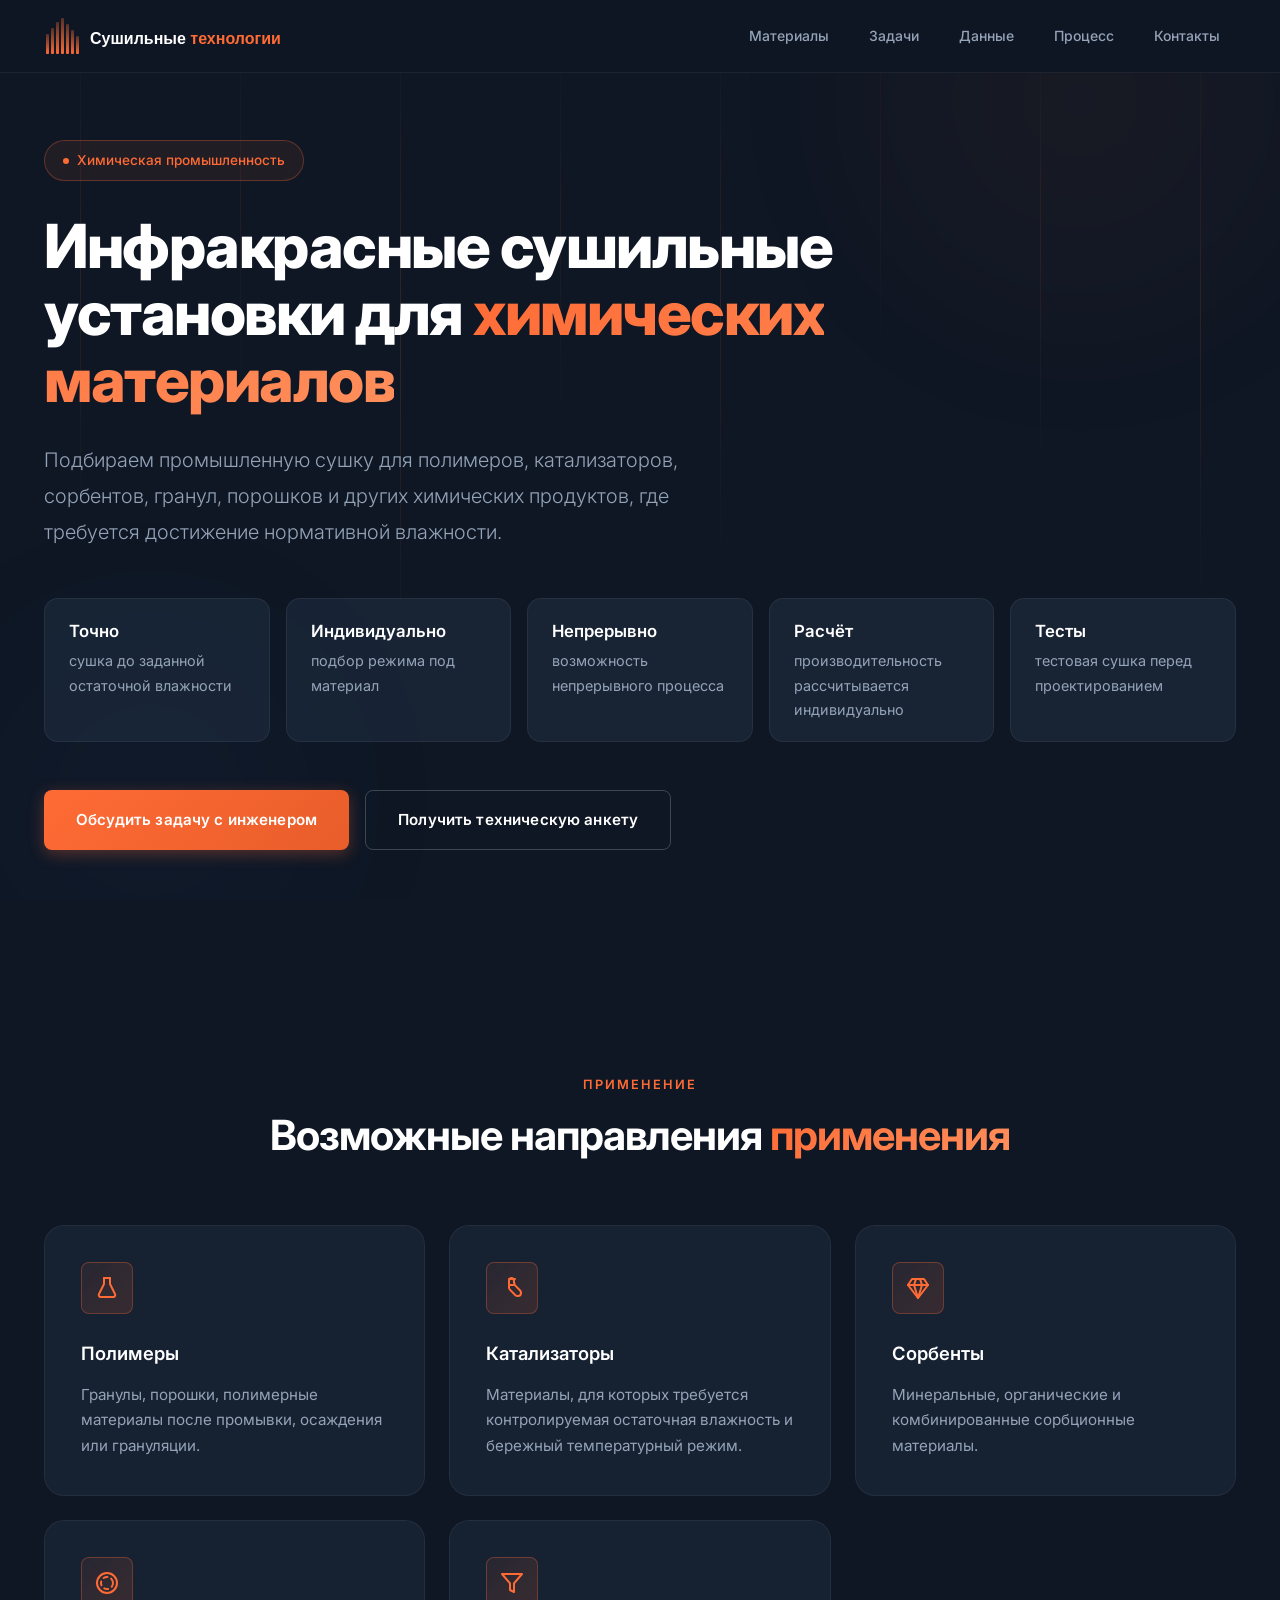
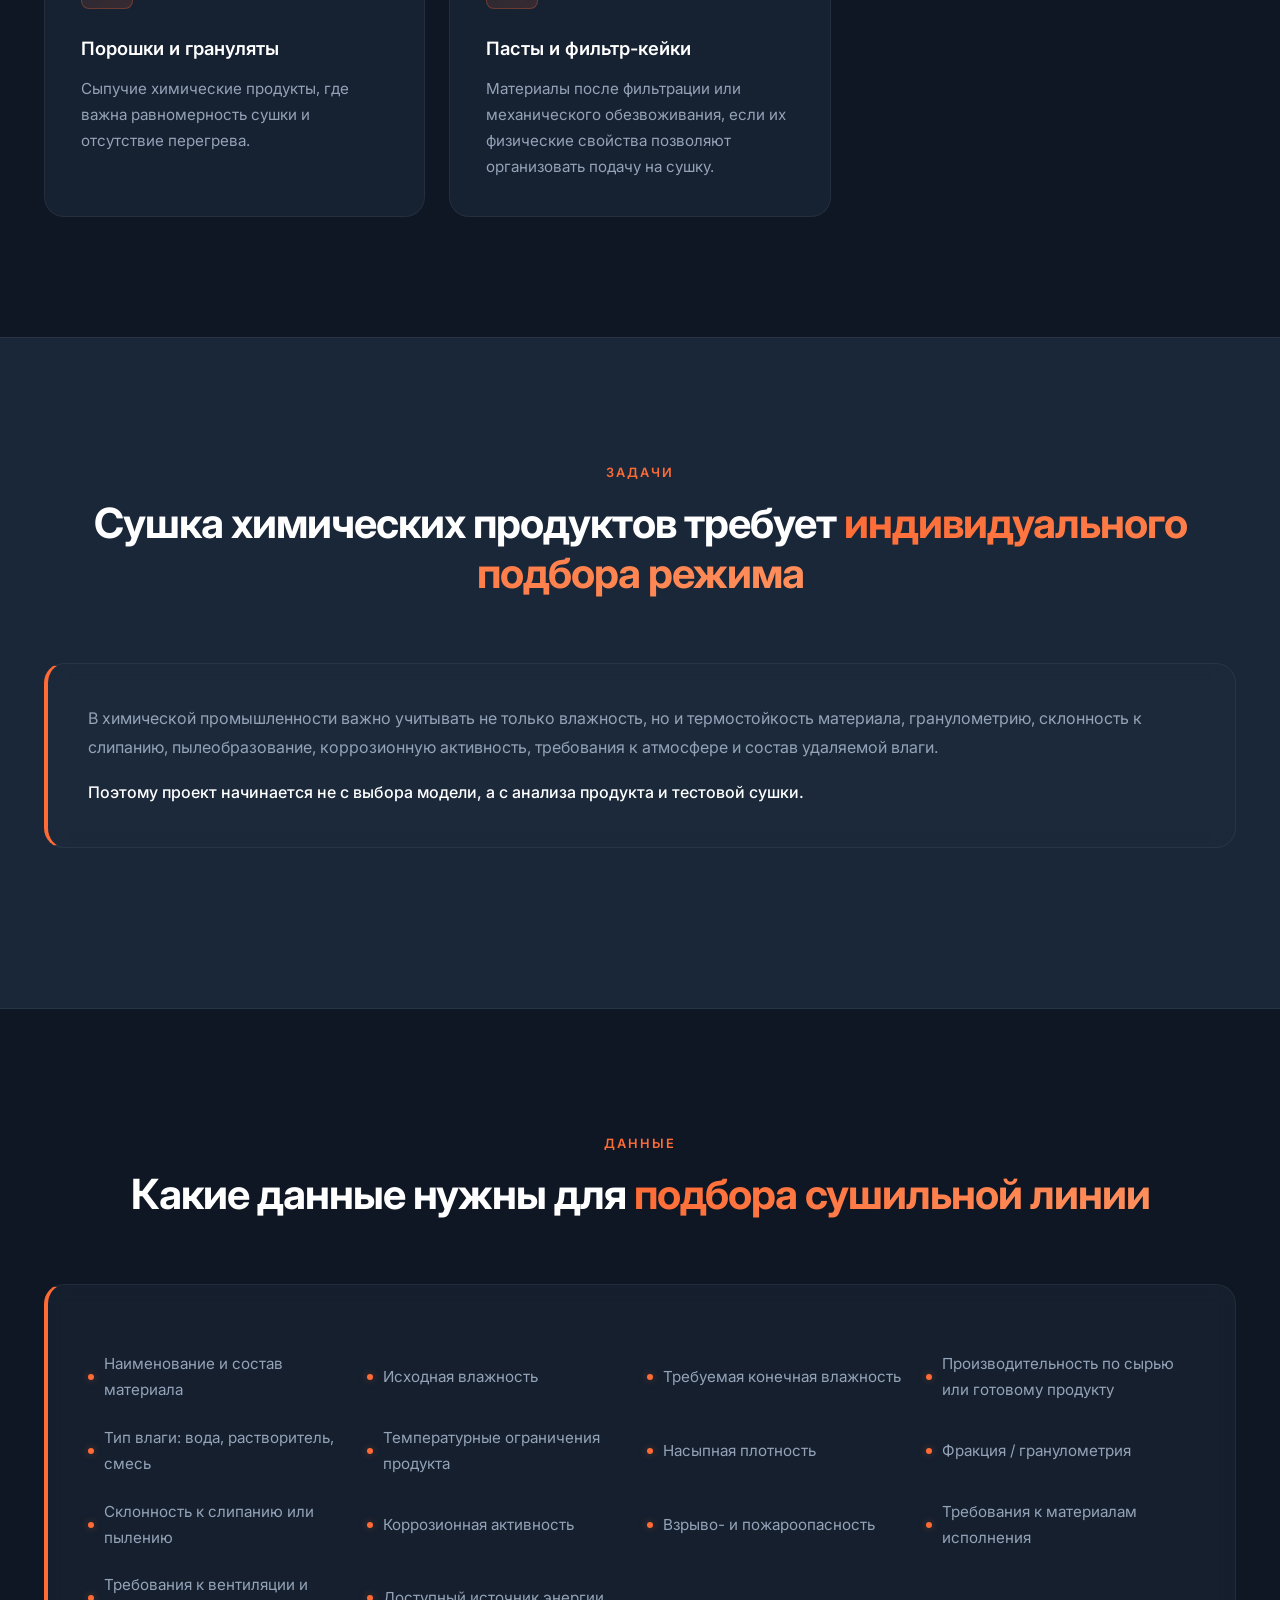
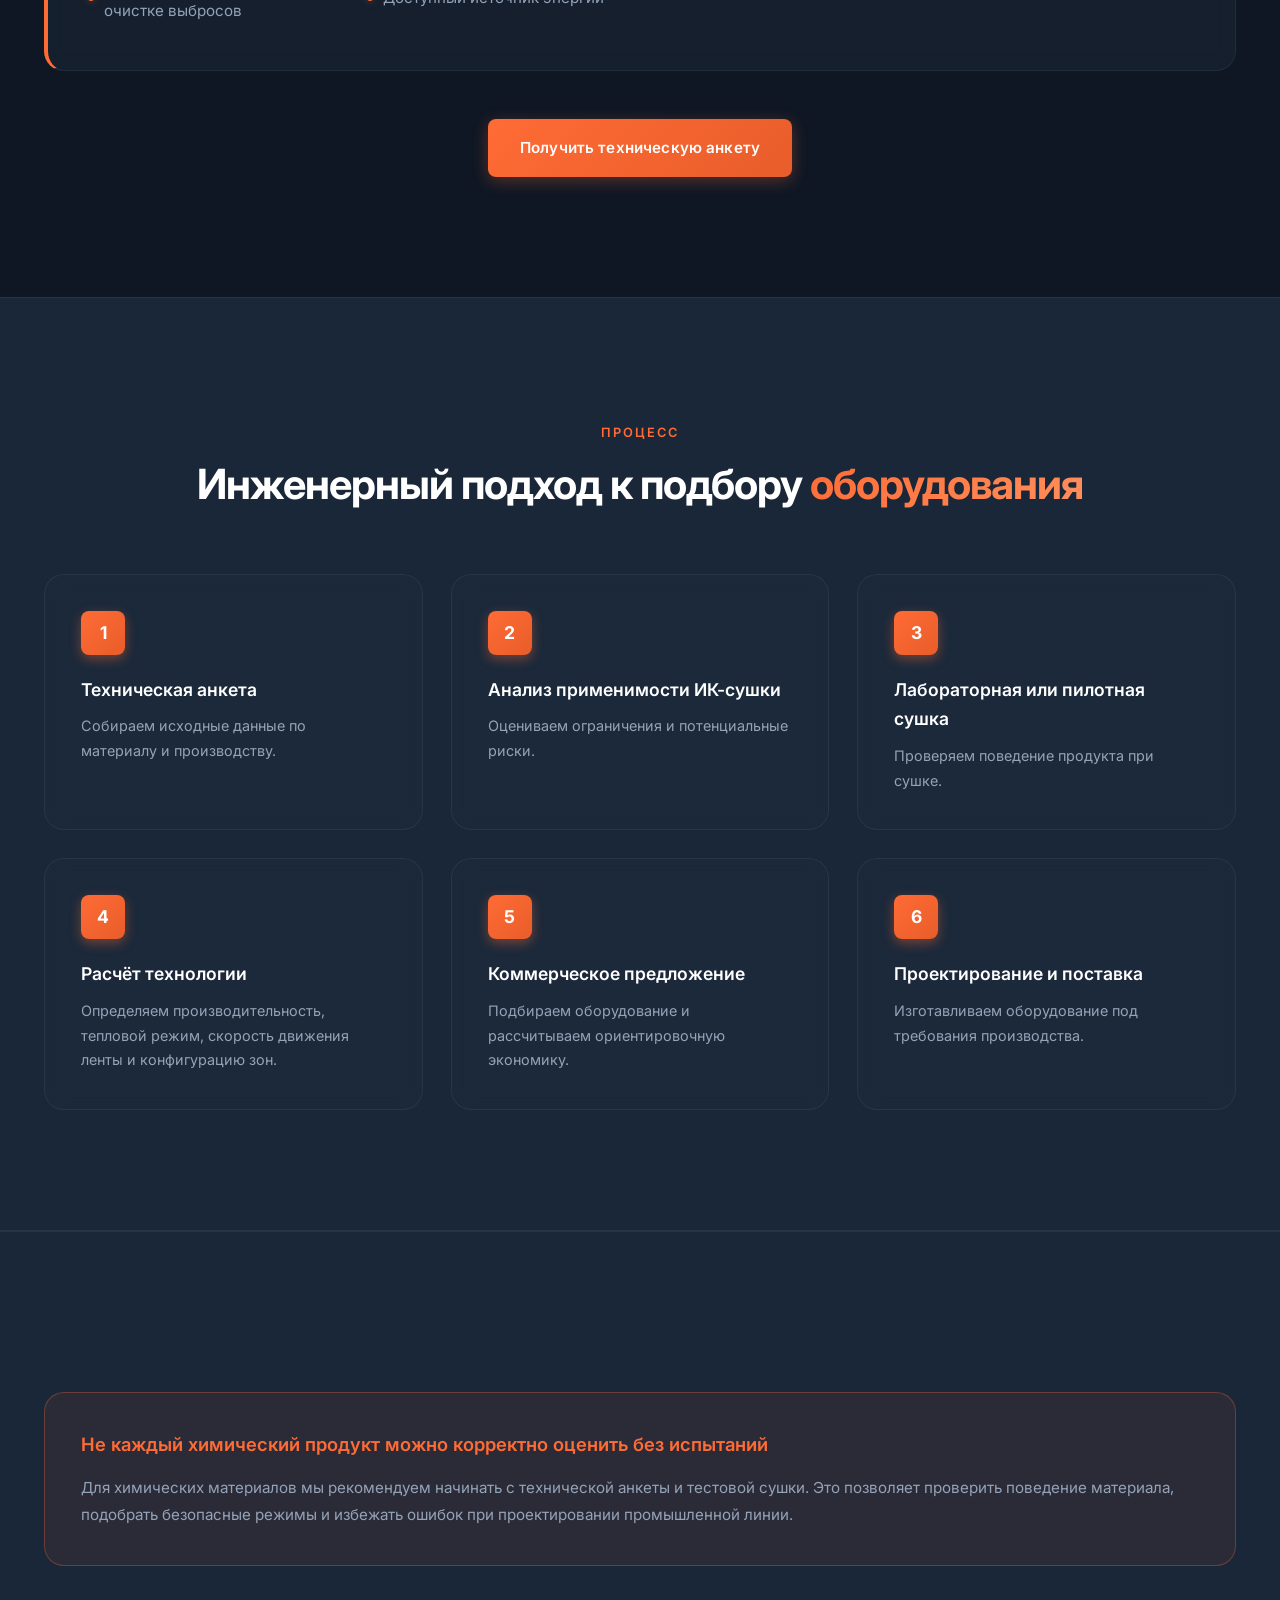
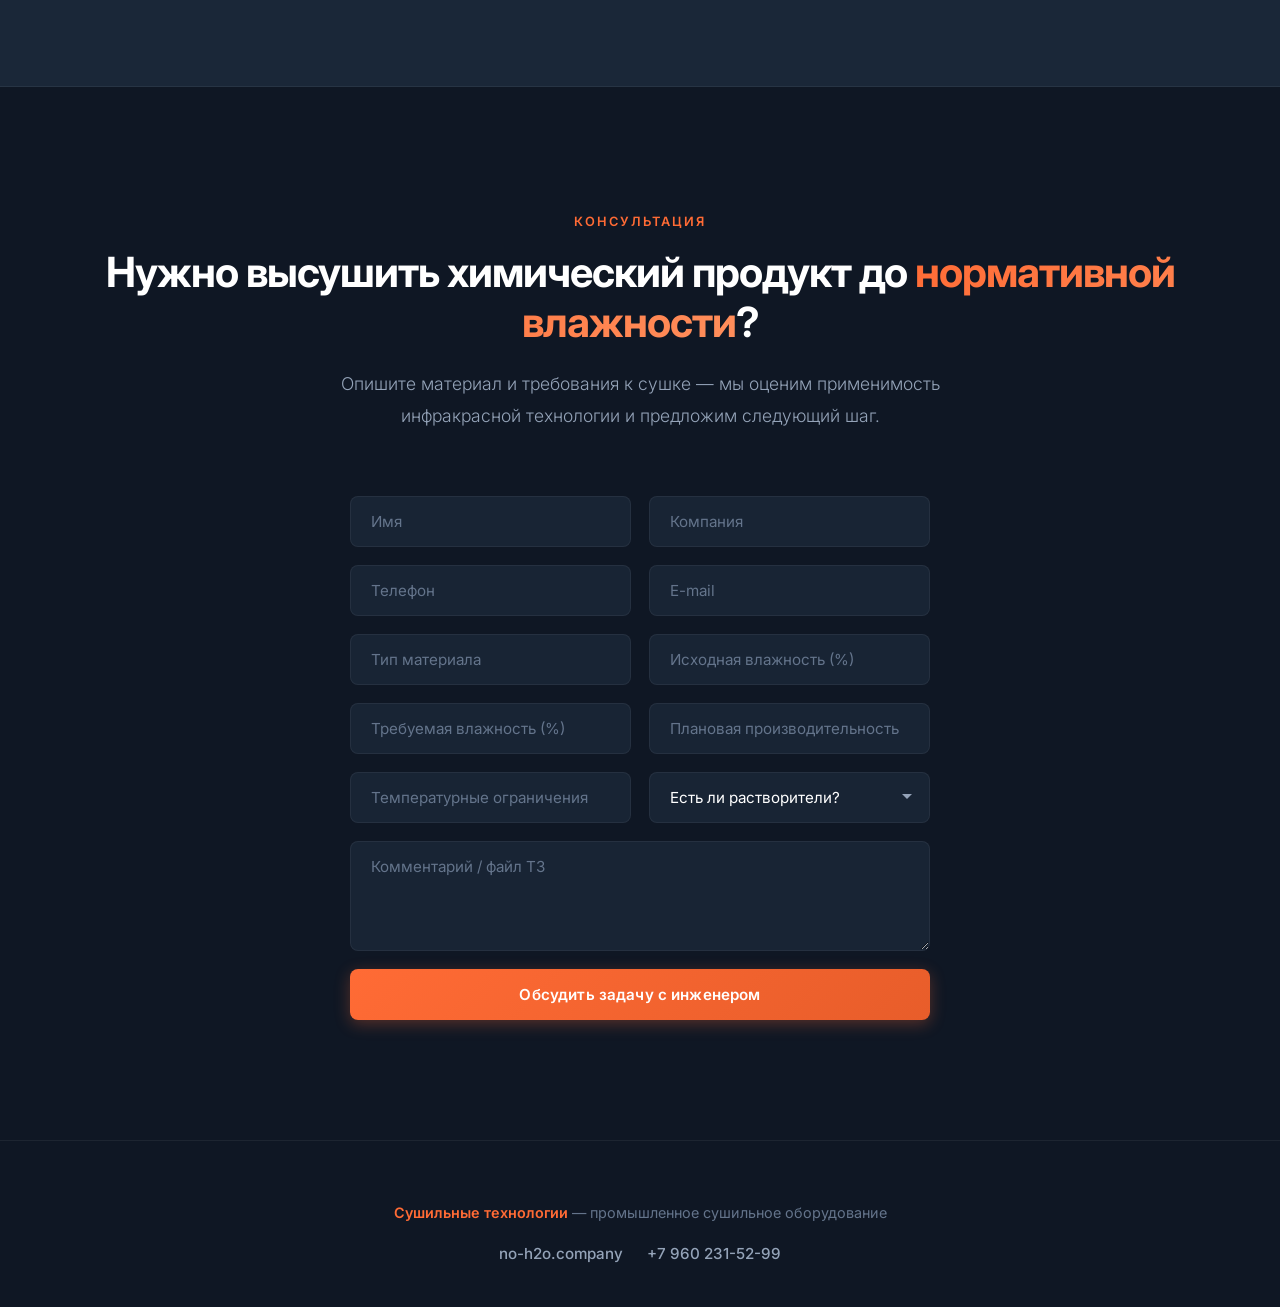
<file: chemical.html>
<!DOCTYPE html>
<html lang="ru">
<head>
  <meta charset="UTF-8">
  <meta name="viewport" content="width=device-width, initial-scale=1.0">
  <title>Сушильное оборудование для химической промышленности</title>
  <link rel="stylesheet" href="css/style.css">
  <meta name="description" content="Инфракрасные сушильные установки для полимеров, катализаторов, сорбентов и других химических материалов с нормативной влажностью.">
  <meta property="og:title" content="Сушильное оборудование для химической промышленности">
  <meta property="og:description" content="Инфракрасные сушильные установки для полимеров, катализаторов, сорбентов и других химических материалов с нормативной влажностью.">
  <meta property="og:type" content="website">
  <meta property="og:locale" content="ru_RU">
  <link rel="icon" type="image/svg+xml" href="favicon.svg">
  <link rel="apple-touch-icon" href="favicon.svg">
</head>
<body>
  <div class="bg-decoration">
    <div class="bg-gradient-orb bg-gradient-orb--1"></div>
    <div class="bg-gradient-orb bg-gradient-orb--2"></div>
    <div class="bg-lines-container"><div class="bg-line"></div><div class="bg-line"></div><div class="bg-line"></div><div class="bg-line"></div><div class="bg-line"></div><div class="bg-line"></div><div class="bg-line"></div><div class="bg-line"></div></div>
  </div>
  <header class="header"><div class="container"><a href="/" class="logo"><img src="logo.svg" alt="Сушильные технологии" class="logo__img"></a><nav><ul class="nav"><li><a href="#materials">Материалы</a></li><li><a href="#tasks">Задачи</a></li><li><a href="#data">Данные</a></li><li><a href="#process">Процесс</a></li><li><a href="#cta">Контакты</a></li></ul></nav>  <button class="nav-toggle" aria-label="Меню"><span class="nav-toggle__bar"></span><span class="nav-toggle__bar"></span><span class="nav-toggle__bar"></span></button></div></header>  <div class="nav-overlay"></div>
  <main>
    <section class="hero"><div class="container">
      <div class="hero__badge"><span class="hero__badge-dot"></span>Химическая промышленность</div>
      <h1>Инфракрасные сушильные установки для <span>химических материалов</span></h1>
      <p class="hero__subtitle">Подбираем промышленную сушку для полимеров, катализаторов, сорбентов, гранул, порошков и других химических продуктов, где требуется достижение нормативной влажности.</p>
      <div class="hero__stats">
        <div class="stat-item"><strong>Точно</strong>сушка до заданной остаточной влажности</div>
        <div class="stat-item"><strong>Индивидуально</strong>подбор режима под материал</div>
        <div class="stat-item"><strong>Непрерывно</strong>возможность непрерывного процесса</div>
        <div class="stat-item"><strong>Расчёт</strong>производительность рассчитывается индивидуально</div>
        <div class="stat-item"><strong>Тесты</strong>тестовая сушка перед проектированием</div>
      </div>
      <div class="btn-group"><a href="#cta" class="btn btn-primary">Обсудить задачу с инженером</a><a href="#data" class="btn btn-outline">Получить техническую анкету</a></div>
    </div></section>
    <section class="section" id="materials"><div class="container">
      <div class="section__header"><span class="section__badge">Применение</span><h2 class="section__title">Возможные направления <span>применения</span></h2></div>
      <div class="cards-grid">
        <div class="card animate-on-scroll"><div class="card__icon"><svg viewBox="0 0 24 24"><path d="M9 2v6L4 18a2 2 0 0 0 2 3h12a2 2 0 0 0 2-3l-5-10V2"/><path d="M9 2h6"/></svg></div><h3 class="card__title">Полимеры</h3><p class="card__text">Гранулы, порошки, полимерные материалы после промывки, осаждения или грануляции.</p></div>
        <div class="card animate-on-scroll"><div class="card__icon"><svg viewBox="0 0 24 24"><path d="M9 3h6"/><path d="M10 9h4"/><path d="M12 2a3 3 0 0 0-3 3v6.54a3 3 0 0 0 .88 2.12l5.54 5.54A3 3 0 0 0 17.54 20H18a3 3 0 0 0 3-3v-.46a3 3 0 0 0-.88-2.12l-5.54-5.54A3 3 0 0 0 14 6.54V5a3 3 0 0 0-3-3z"/></svg></div><h3 class="card__title">Катализаторы</h3><p class="card__text">Материалы, для которых требуется контролируемая остаточная влажность и бережный температурный режим.</p></div>
        <div class="card animate-on-scroll"><div class="card__icon"><svg viewBox="0 0 24 24"><path d="M6 3h12l4 6-10 13L2 9z"/><path d="M2 9h20"/><path d="M10 3l-2 6 4 13 4-13-2-6"/></svg></div><h3 class="card__title">Сорбенты</h3><p class="card__text">Минеральные, органические и комбинированные сорбционные материалы.</p></div>
        <div class="card animate-on-scroll"><div class="card__icon"><svg viewBox="0 0 24 24"><circle cx="12" cy="12" r="10"/><circle cx="12" cy="12" r="6" stroke-dasharray="4 4"/></svg></div><h3 class="card__title">Порошки и грануляты</h3><p class="card__text">Сыпучие химические продукты, где важна равномерность сушки и отсутствие перегрева.</p></div>
        <div class="card animate-on-scroll"><div class="card__icon"><svg viewBox="0 0 24 24"><polygon points="22 3 2 3 10 12.46 10 19 14 21 14 12.46 22 3"/></svg></div><h3 class="card__title">Пасты и фильтр-кейки</h3><p class="card__text">Материалы после фильтрации или механического обезвоживания, если их физические свойства позволяют организовать подачу на сушку.</p></div>
      </div>
    </div></section>
    <section class="section section--dark" id="tasks"><div class="container">
      <div class="section__header"><span class="section__badge">Задачи</span><h2 class="section__title">Сушка химических продуктов требует <span>индивидуального подбора режима</span></h2></div>
      <div class="info-block"><p class="info-block__text">В химической промышленности важно учитывать не только влажность, но и термостойкость материала, гранулометрию, склонность к слипанию, пылеобразование, коррозионную активность, требования к атмосфере и состав удаляемой влаги.</p><p class="info-block__text" style="margin-top:16px;color:var(--text-primary);font-weight:500;">Поэтому проект начинается не с выбора модели, а с анализа продукта и тестовой сушки.</p></div>
    </div></section>
    <section class="section" id="data"><div class="container">
      <div class="section__header"><span class="section__badge">Данные</span><h2 class="section__title">Какие данные нужны для <span>подбора сушильной линии</span></h2></div>
      <div class="info-block"><ul class="info-block__list"><li>Наименование и состав материала</li><li>Исходная влажность</li><li>Требуемая конечная влажность</li><li>Производительность по сырью или готовому продукту</li><li>Тип влаги: вода, растворитель, смесь</li><li>Температурные ограничения продукта</li><li>Насыпная плотность</li><li>Фракция / гранулометрия</li><li>Склонность к слипанию или пылению</li><li>Коррозионная активность</li><li>Взрыво- и пожароопасность</li><li>Требования к материалам исполнения</li><li>Требования к вентиляции и очистке выбросов</li><li>Доступный источник энергии</li></ul></div>
      <div style="text-align:center;margin-top:48px;" class="animate-on-scroll"><a href="#cta" class="btn btn-primary">Получить техническую анкету</a></div>
    </div></section>
    <section class="section section--dark" id="process"><div class="container">
      <div class="section__header"><span class="section__badge">Процесс</span><h2 class="section__title">Инженерный подход к подбору <span>оборудования</span></h2></div>
      <div class="steps">
        <div class="step animate-on-scroll"><div class="step__number">1</div><h3 class="step__title">Техническая анкета</h3><p class="step__text">Собираем исходные данные по материалу и производству.</p></div>
        <div class="step animate-on-scroll"><div class="step__number">2</div><h3 class="step__title">Анализ применимости ИК-сушки</h3><p class="step__text">Оцениваем ограничения и потенциальные риски.</p></div>
        <div class="step animate-on-scroll"><div class="step__number">3</div><h3 class="step__title">Лабораторная или пилотная сушка</h3><p class="step__text">Проверяем поведение продукта при сушке.</p></div>
        <div class="step animate-on-scroll"><div class="step__number">4</div><h3 class="step__title">Расчёт технологии</h3><p class="step__text">Определяем производительность, тепловой режим, скорость движения ленты и конфигурацию зон.</p></div>
        <div class="step animate-on-scroll"><div class="step__number">5</div><h3 class="step__title">Коммерческое предложение</h3><p class="step__text">Подбираем оборудование и рассчитываем ориентировочную экономику.</p></div>
        <div class="step animate-on-scroll"><div class="step__number">6</div><h3 class="step__title">Проектирование и поставка</h3><p class="step__text">Изготавливаем оборудование под требования производства.</p></div>
      </div>
    </div></section>
    <section class="section section--dark"><div class="container">
      <div class="disclaimer"><h3 class="disclaimer__title">Не каждый химический продукт можно корректно оценить без испытаний</h3><p class="disclaimer__text">Для химических материалов мы рекомендуем начинать с технической анкеты и тестовой сушки. Это позволяет проверить поведение материала, подобрать безопасные режимы и избежать ошибок при проектировании промышленной линии.</p></div>
    </div></section>
    <section class="section cta-section" id="cta"><div class="container">
      <div class="section__header"><span class="section__badge">Консультация</span><h2 class="cta-section__title">Нужно высушить химический продукт до <span>нормативной влажности</span>?</h2><p class="cta-section__text">Опишите материал и требования к сушке — мы оценим применимость инфракрасной технологии и предложим следующий шаг.</p></div>
      <form class="form" onsubmit="handleSubmit(event, 'chemical')">
        <div class="form__row"><input type="text" class="form__input" placeholder="Имя" name="Имя" required><input type="text" class="form__input" placeholder="Компания" name="Компания" required></div>
        <div class="form__row"><input type="tel" class="form__input" placeholder="Телефон" name="Телефон" required><input type="email" class="form__input" placeholder="E-mail" name="E-mail" required></div>
        <div class="form__row"><input type="text" class="form__input" placeholder="Тип материала" name="Тип материала" required><input type="text" class="form__input" placeholder="Исходная влажность (%)" name="Исходная влажность (%)"></div>
        <div class="form__row"><input type="text" class="form__input" placeholder="Требуемая влажность (%)" name="Требуемая влажность (%)"><input type="text" class="form__input" placeholder="Плановая производительность" name="Плановая производительность"></div>
        <div class="form__row"><input type="text" class="form__input" placeholder="Температурные ограничения" name="Температурные ограничения"><select class="form__select" name="Есть ли растворители?"><option value="">Есть ли растворители?</option><option value="yes">Да</option><option value="no">Нет</option><option value="maybe">Не знаю</option></select></div>
        <textarea class="form__textarea" placeholder="Комментарий / файл ТЗ" name="Комментарий / файл ТЗ"></textarea>
        <button type="submit" class="btn btn-primary btn--full">Обсудить задачу с инженером</button>
      </form>
    </div></section>
  </main>
  <footer class="footer"><div class="container"><p class="footer__text"><span class="footer__accent">Сушильные технологии</span> — промышленное сушильное оборудование</p><div class="footer__contacts"><a class="footer__link" href="http://no-h2o.company/">no-h2o.company</a><a class="footer__link" href="tel:+79602315299">+7 960 231-52-99</a></div></div></footer>
  <script src="js/main.js?v=5"></script>
</body>
</html>
</file>
<file: css/style.css>
@import url('https://fonts.googleapis.com/css2?family=Inter:wght@300;400;500;600;700;800;900&display=swap');

*, *::before, *::after {
  margin: 0;
  padding: 0;
  box-sizing: border-box;
}

:root {
  --bg-primary: #0F1724;
  --bg-secondary: #1A2738;
  --bg-card: #1E2D40;
  --bg-card-hover: #253650;
  --text-primary: #FFFFFF;
  --text-secondary: #94A3B8;
  --text-muted: #64748B;
  --accent: #FF6B35;
  --accent-hover: #E85D2A;
  --accent-glow: rgba(255, 107, 53, 0.4);
  --accent-subtle: rgba(255, 107, 53, 0.08);
  --border: rgba(255, 255, 255, 0.06);
  --border-accent: rgba(255, 107, 53, 0.3);
  --radius-sm: 8px;
  --radius-md: 14px;
  --radius-lg: 20px;
  --radius-xl: 28px;
  --shadow-card: 0 4px 24px rgba(0, 0, 0, 0.15);
  --shadow-hover: 0 12px 40px rgba(0, 0, 0, 0.25);
  --shadow-glow: 0 8px 32px var(--accent-glow);
  --transition: 0.3s cubic-bezier(0.4, 0, 0.2, 1);
}

html {
  scroll-behavior: smooth;
}

body {
  font-family: 'Inter', -apple-system, BlinkMacSystemFont, sans-serif;
  background-color: var(--bg-primary);
  color: var(--text-primary);
  line-height: 1.7;
  overflow-x: hidden;
  -webkit-font-smoothing: antialiased;
}

.container {
  max-width: 1240px;
  margin: 0 auto;
  padding: 0 24px;
}

/* ========== BACKGROUND ========== */
.bg-decoration {
  position: fixed;
  inset: 0;
  pointer-events: none;
  z-index: 0;
  overflow: hidden;
}

.bg-gradient-orb {
  position: absolute;
  border-radius: 50%;
  filter: blur(100px);
  opacity: 0.4;
}

.bg-gradient-orb--1 {
  width: 600px;
  height: 600px;
  background: radial-gradient(circle, var(--accent) 0%, transparent 70%);
  top: -200px;
  right: -100px;
  opacity: 0.06;
}

.bg-gradient-orb--2 {
  width: 500px;
  height: 500px;
  background: radial-gradient(circle, #3B82F6 0%, transparent 70%);
  bottom: -150px;
  left: -100px;
  opacity: 0.05;
}

.bg-lines-container {
  position: absolute;
  inset: 0;
  display: flex;
  justify-content: space-around;
  opacity: 0.4;
}

.bg-line {
  width: 1px;
  background: linear-gradient(to top, transparent 0%, var(--accent) 50%, transparent 100%);
  animation: linePulse 4s ease-in-out infinite;
}

.bg-line:nth-child(1) { height: 60%; animation-delay: 0s; opacity: 0.3; }
.bg-line:nth-child(2) { height: 45%; animation-delay: 0.5s; opacity: 0.2; }
.bg-line:nth-child(3) { height: 75%; animation-delay: 1s; opacity: 0.4; }
.bg-line:nth-child(4) { height: 50%; animation-delay: 1.5s; opacity: 0.2; }
.bg-line:nth-child(5) { height: 65%; animation-delay: 2s; opacity: 0.3; }
.bg-line:nth-child(6) { height: 40%; animation-delay: 0.3s; opacity: 0.15; }
.bg-line:nth-child(7) { height: 55%; animation-delay: 0.8s; opacity: 0.25; }
.bg-line:nth-child(8) { height: 70%; animation-delay: 1.3s; opacity: 0.3; }

@keyframes linePulse {
  0%, 100% { opacity: 0.2; }
  50% { opacity: 0.5; }
}

/* ========== HEADER ========== */
.header {
  position: fixed;
  top: 0;
  left: 0;
  right: 0;
  z-index: 1000;
  padding: 16px 0;
  background: rgba(15, 23, 36, 0.85);
  backdrop-filter: blur(20px);
  border-bottom: 1px solid var(--border);
  transition: var(--transition);
}

.header.scrolled {
  padding: 12px 0;
  background: rgba(15, 23, 36, 0.95);
}

.header .container {
  display: flex;
  justify-content: space-between;
  align-items: center;
}

.logo {
  display: flex;
  align-items: center;
  gap: 12px;
  font-size: 1.4rem;
  font-weight: 800;
  color: var(--text-primary);
  text-decoration: none;
  letter-spacing: -0.5px;
}

.logo__img {
  height: 40px;
  width: auto;
  object-fit: contain;
  display: block;
}

.logo__fallback {
  display: none;
}

@media (max-width: 768px) {
  .logo__img {
    height: 34px;
  }
}

.logo__dot {
  width: 10px;
  height: 10px;
  background: var(--accent);
  border-radius: 50%;
  box-shadow: 0 0 12px var(--accent-glow);
  animation: logoPulse 2s ease-in-out infinite;
}

@keyframes logoPulse {
  0%, 100% { transform: scale(1); opacity: 1; }
  50% { transform: scale(1.2); opacity: 0.8; }
}

.nav {
  display: flex;
  align-items: center;
  gap: 8px;
  list-style: none;
}

.nav a {
  color: var(--text-secondary);
  text-decoration: none;
  font-size: 0.875rem;
  font-weight: 500;
  padding: 8px 16px;
  border-radius: var(--radius-sm);
  transition: var(--transition);
}

.nav a:hover {
  color: var(--text-primary);
  background: rgba(255, 255, 255, 0.05);
}

/* Hamburger Menu */
.nav-toggle {
  display: none;
  background: none;
  border: none;
  cursor: pointer;
  padding: 8px;
  z-index: 1001;
}

.nav-toggle__bar {
  display: block;
  width: 24px;
  height: 2px;
  background: var(--text-primary);
  margin: 6px 0;
  border-radius: 2px;
  transition: var(--transition);
}

.nav-toggle.active .nav-toggle__bar:nth-child(1) {
  transform: rotate(45deg) translate(5px, 6px);
}

.nav-toggle.active .nav-toggle__bar:nth-child(2) {
  opacity: 0;
}

.nav-toggle.active .nav-toggle__bar:nth-child(3) {
  transform: rotate(-45deg) translate(5px, -6px);
}

@media (max-width: 768px) {
  .nav-toggle {
    display: block;
  }

  .nav {
    position: fixed;
    top: 0;
    right: -100%;
    width: 280px;
    height: 100vh;
    background: rgba(15, 23, 36, 0.98);
    backdrop-filter: blur(20px);
    flex-direction: column;
    padding: 80px 24px 24px;
    gap: 8px;
    transition: right 0.3s ease;
    border-left: 1px solid var(--border);
  }

  .nav.active {
    right: 0;
  }

  .nav a {
    font-size: 1rem;
    padding: 14px 16px;
    border-radius: var(--radius-sm);
    border-bottom: 1px solid var(--border);
  }

  .nav-overlay {
    position: fixed;
    inset: 0;
    background: rgba(0, 0, 0, 0.5);
    opacity: 0;
    visibility: hidden;
    transition: var(--transition);
    z-index: 999;
  }

  .nav-overlay.active {
    opacity: 1;
    visibility: visible;
  }
}

/* ========== HERO ========== */
.hero {
  min-height: 100vh;
  display: flex;
  align-items: center;
  padding: 140px 0 100px;
  position: relative;
}

.hero .container {
  position: relative;
  z-index: 1;
  width: 100%;
}

.hero__badge {
  display: inline-flex;
  align-items: center;
  gap: 8px;
  background: var(--accent-subtle);
  border: 1px solid var(--border-accent);
  padding: 8px 18px;
  border-radius: 50px;
  font-size: 0.85rem;
  font-weight: 500;
  color: var(--accent);
  margin-bottom: 32px;
  animation: fadeInUp 0.6s ease-out;
}

.hero__badge-dot {
  width: 6px;
  height: 6px;
  background: var(--accent);
  border-radius: 50%;
  animation: blink 2s ease-in-out infinite;
}

@keyframes blink {
  0%, 100% { opacity: 1; }
  50% { opacity: 0.3; }
}

.hero h1 {
  font-size: clamp(2.2rem, 5vw, 3.8rem);
  font-weight: 800;
  line-height: 1.1;
  margin-bottom: 28px;
  max-width: 850px;
  letter-spacing: -1.5px;
  animation: fadeInUp 0.6s ease-out 0.1s both;
}

.hero h1 span {
  background: linear-gradient(135deg, var(--accent) 0%, #FF8F5C 100%);
  -webkit-background-clip: text;
  -webkit-text-fill-color: transparent;
  background-clip: text;
}

.hero__subtitle {
  font-size: clamp(1rem, 2vw, 1.25rem);
  color: var(--text-secondary);
  max-width: 680px;
  margin-bottom: 48px;
  line-height: 1.8;
  font-weight: 300;
  animation: fadeInUp 0.6s ease-out 0.2s both;
}

.hero__stats {
  display: flex;
  flex-wrap: wrap;
  gap: 16px;
  margin-bottom: 48px;
  animation: fadeInUp 0.6s ease-out 0.3s both;
}

.stat-item {
  background: rgba(30, 45, 64, 0.6);
  backdrop-filter: blur(10px);
  padding: 18px 24px;
  border-radius: var(--radius-md);
  border: 1px solid var(--border);
  font-size: 0.9rem;
  color: var(--text-secondary);
  flex: 1;
  min-width: 180px;
  transition: var(--transition);
}

.stat-item:hover {
  border-color: var(--border-accent);
  transform: translateY(-2px);
}

.stat-item strong {
  display: block;
  color: var(--text-primary);
  font-size: 1.05rem;
  font-weight: 600;
  margin-bottom: 4px;
}

/* ========== BUTTONS ========== */
.btn {
  display: inline-flex;
  align-items: center;
  justify-content: center;
  gap: 10px;
  padding: 16px 32px;
  border-radius: var(--radius-sm);
  font-size: 0.95rem;
  font-weight: 600;
  text-decoration: none;
  cursor: pointer;
  transition: var(--transition);
  border: none;
  font-family: inherit;
  letter-spacing: 0.01em;
}

.btn-primary {
  background: linear-gradient(135deg, var(--accent) 0%, var(--accent-hover) 100%);
  color: var(--text-white, #fff);
  box-shadow: 0 4px 16px rgba(255, 107, 53, 0.3);
}

.btn-primary:hover {
  transform: translateY(-3px);
  box-shadow: var(--shadow-glow);
}

.btn-outline {
  background: transparent;
  color: var(--text-primary);
  border: 1.5px solid rgba(255, 255, 255, 0.2);
}

.btn-outline:hover {
  border-color: var(--accent);
  color: var(--accent);
  transform: translateY(-3px);
}

.btn-group {
  display: flex;
  flex-wrap: wrap;
  gap: 16px;
  animation: fadeInUp 0.6s ease-out 0.4s both;
}

/* ========== SECTIONS ========== */
.section {
  padding: 120px 0;
  position: relative;
}

.section--dark {
  background: var(--bg-secondary);
  border-top: 1px solid var(--border);
  border-bottom: 1px solid var(--border);
}

.section__header {
  text-align: center;
  margin-bottom: 64px;
}

.section__badge {
  display: inline-block;
  font-size: 0.8rem;
  font-weight: 600;
  text-transform: uppercase;
  letter-spacing: 2px;
  color: var(--accent);
  margin-bottom: 16px;
}

.section__title {
  font-size: clamp(1.8rem, 4vw, 2.6rem);
  font-weight: 700;
  line-height: 1.2;
  letter-spacing: -1px;
  margin-bottom: 16px;
}

.section__title span {
  background: linear-gradient(135deg, var(--accent) 0%, #FF8F5C 100%);
  -webkit-background-clip: text;
  -webkit-text-fill-color: transparent;
  background-clip: text;
}

.section__subtitle {
  color: var(--text-secondary);
  font-size: 1.1rem;
  max-width: 600px;
  margin: 0 auto;
  font-weight: 300;
}

/* ========== CARDS ========== */
.cards-grid {
  display: grid;
  grid-template-columns: repeat(auto-fit, minmax(340px, 1fr));
  gap: 24px;
}

.card {
  background: rgba(30, 45, 64, 0.5);
  backdrop-filter: blur(10px);
  border-radius: var(--radius-lg);
  padding: 36px;
  border: 1px solid var(--border);
  transition: var(--transition);
  position: relative;
  overflow: hidden;
}

.card::before {
  content: '';
  position: absolute;
  top: 0;
  left: 0;
  right: 0;
  height: 3px;
  background: linear-gradient(90deg, var(--accent), transparent);
  opacity: 0;
  transition: var(--transition);
}

.card:hover {
  transform: translateY(-6px);
  border-color: var(--border-accent);
  box-shadow: var(--shadow-hover);
}

.card:hover::before {
  opacity: 1;
}

.card__icon {
  width: 52px;
  height: 52px;
  background: linear-gradient(135deg, var(--accent-subtle) 0%, rgba(255, 107, 53, 0.15) 100%);
  border-radius: var(--radius-sm);
  display: flex;
  align-items: center;
  justify-content: center;
  margin-bottom: 24px;
  border: 1px solid var(--border-accent);
}

.card__icon svg {
  width: 24px;
  height: 24px;
  stroke: var(--accent);
  stroke-width: 2;
  fill: none;
  stroke-linecap: round;
  stroke-linejoin: round;
}

.card__title {
  font-size: 1.15rem;
  font-weight: 600;
  margin-bottom: 12px;
  color: var(--text-primary);
}

.card__text {
  color: var(--text-secondary);
  font-size: 0.95rem;
  line-height: 1.7;
}

.card__list {
  list-style: none;
  margin-top: 16px;
}

.card__list li {
  padding: 5px 0;
  color: var(--text-secondary);
  font-size: 0.9rem;
  display: flex;
  align-items: center;
  gap: 8px;
}

.card__list li::before {
  content: '';
  width: 5px;
  height: 5px;
  background: var(--accent);
  border-radius: 50%;
  flex-shrink: 0;
}

/* ========== PAIN SECTION ========== */
.pain-content {
  max-width: 750px;
  margin: 0 auto;
  text-align: center;
}

.pain-content p {
  font-size: 1.15rem;
  color: var(--text-secondary);
  line-height: 1.9;
  margin-bottom: 24px;
  font-weight: 300;
}

.pain-content .highlight {
  color: var(--text-primary);
  font-weight: 400;
  background: var(--accent-subtle);
  padding: 2px 8px;
  border-radius: 4px;
}

/* ========== STEPS ========== */
.steps {
  display: grid;
  grid-template-columns: repeat(auto-fit, minmax(320px, 1fr));
  gap: 28px;
}

.step {
  position: relative;
  padding: 36px;
  background: rgba(30, 45, 64, 0.4);
  backdrop-filter: blur(10px);
  border-radius: var(--radius-lg);
  border: 1px solid var(--border);
  transition: var(--transition);
}

.step:hover {
  border-color: var(--border-accent);
  transform: translateY(-4px);
}

.step__number {
  width: 44px;
  height: 44px;
  background: linear-gradient(135deg, var(--accent) 0%, var(--accent-hover) 100%);
  border-radius: var(--radius-sm);
  display: flex;
  align-items: center;
  justify-content: center;
  font-weight: 700;
  font-size: 1.1rem;
  margin-bottom: 20px;
  box-shadow: 0 4px 12px var(--accent-glow);
}

.step__title {
  font-size: 1.1rem;
  font-weight: 600;
  margin-bottom: 10px;
}

.step__text {
  color: var(--text-secondary);
  font-size: 0.9rem;
  line-height: 1.7;
}

.step__list {
  list-style: none;
  margin-top: 14px;
}

.step__list li {
  padding: 4px 0;
  color: var(--text-secondary);
  font-size: 0.85rem;
}

.step__list li::before {
  content: '→ ';
  color: var(--accent);
  font-weight: 600;
}

/* ========== TABLE ========== */
.table-wrapper {
  overflow-x: auto;
  border-radius: var(--radius-lg);
  border: 1px solid var(--border);
}

.comparison-table {
  width: 100%;
  border-collapse: collapse;
  background: rgba(30, 45, 64, 0.3);
}

.comparison-table th,
.comparison-table td {
  padding: 18px 28px;
  text-align: left;
  border-bottom: 1px solid var(--border);
}

.comparison-table th {
  background: linear-gradient(135deg, var(--accent) 0%, var(--accent-hover) 100%);
  color: #fff;
  font-weight: 600;
  font-size: 0.9rem;
}

.comparison-table th:first-child {
  border-radius: 0;
}

.comparison-table td {
  font-size: 0.95rem;
  color: var(--text-secondary);
}

.comparison-table tr:last-child td {
  border-bottom: none;
}

.comparison-table tr:hover td {
  background: var(--accent-subtle);
  color: var(--text-primary);
}

/* ========== CTA SECTION ========== */
.cta-section {
  text-align: center;
  padding: 120px 0;
}

.cta-section__title {
  font-size: clamp(1.8rem, 4vw, 2.6rem);
  font-weight: 700;
  line-height: 1.2;
  margin-bottom: 20px;
  letter-spacing: -1px;
}

.cta-section__title span {
  background: linear-gradient(135deg, var(--accent) 0%, #FF8F5C 100%);
  -webkit-background-clip: text;
  -webkit-text-fill-color: transparent;
  background-clip: text;
}

.cta-section__text {
  color: var(--text-secondary);
  font-size: 1.1rem;
  max-width: 600px;
  margin: 0 auto 48px;
  line-height: 1.8;
  font-weight: 300;
}

/* ========== FORM ========== */
.form {
  max-width: 580px;
  margin: 0 auto;
  display: grid;
  gap: 18px;
  text-align: left;
}

.form__row {
  display: grid;
  grid-template-columns: 1fr 1fr;
  gap: 18px;
}

.form__input,
.form__select,
.form__textarea {
  padding: 15px 20px;
  border-radius: var(--radius-sm);
  border: 1px solid var(--border);
  background: rgba(30, 45, 64, 0.6);
  color: var(--text-primary);
  font-size: 0.95rem;
  transition: var(--transition);
  font-family: inherit;
  width: 100%;
}

.form__input:focus,
.form__select:focus,
.form__textarea:focus {
  outline: none;
  border-color: var(--accent);
  box-shadow: 0 0 0 3px var(--accent-subtle);
}

.form__input::placeholder,
.form__textarea::placeholder {
  color: var(--text-muted);
}

.form__select {
  cursor: pointer;
  appearance: none;
  background-image: url("data:image/svg+xml,%3Csvg xmlns='http://www.w3.org/2000/svg' width='12' height='12' viewBox='0 0 12 12'%3E%3Cpath fill='%2394A3B8' d='M6 8L1 3h10z'/%3E%3C/svg%3E");
  background-repeat: no-repeat;
  background-position: right 16px center;
}

.form__select option {
  background: var(--bg-card);
  color: var(--text-primary);
}

.form__textarea {
  min-height: 110px;
  resize: vertical;
}

.btn--full {
  width: 100%;
}

/* ========== MARGIN GRID ========== */
.margin-grid {
  display: grid;
  grid-template-columns: repeat(auto-fit, minmax(260px, 1fr));
  gap: 20px;
}

.margin-item {
  background: rgba(30, 45, 64, 0.4);
  backdrop-filter: blur(10px);
  padding: 28px;
  border-radius: var(--radius-md);
  border: 1px solid var(--border);
  transition: var(--transition);
}

.margin-item:hover {
  border-color: var(--border-accent);
  transform: translateY(-4px);
}

.margin-item__arrow {
  color: var(--text-primary);
  font-weight: 500;
  font-size: 0.95rem;
}

.margin-item__arrow::before {
  content: '→ ';
  color: var(--accent);
  font-weight: 700;
}

/* ========== PROCESS FLOW ========== */
.process-flow {
  display: flex;
  flex-wrap: wrap;
  justify-content: center;
  align-items: flex-start;
  gap: 12px;
  margin-top: 48px;
}

.process-step {
  background: rgba(30, 45, 64, 0.5);
  backdrop-filter: blur(10px);
  padding: 24px 20px;
  border-radius: var(--radius-md);
  text-align: center;
  border: 1px solid var(--border);
  flex: 1;
  min-width: 160px;
  max-width: 200px;
  transition: var(--transition);
}

.process-step:hover {
  border-color: var(--border-accent);
}

.process-step__number {
  font-size: 2.2rem;
  font-weight: 800;
  background: linear-gradient(135deg, var(--accent) 0%, #FF8F5C 100%);
  -webkit-background-clip: text;
  -webkit-text-fill-color: transparent;
  background-clip: text;
  margin-bottom: 10px;
}

.process-step__title {
  font-weight: 600;
  font-size: 0.9rem;
  margin-bottom: 4px;
}

.process-step__desc {
  font-size: 0.75rem;
  color: var(--text-muted);
}

.process-arrow {
  display: flex;
  align-items: center;
  color: var(--accent);
  font-size: 1.4rem;
  padding-top: 35px;
  opacity: 0.6;
}

/* ========== INFO BLOCK ========== */
.info-block {
  background: rgba(30, 45, 64, 0.4);
  backdrop-filter: blur(10px);
  border-radius: var(--radius-lg);
  padding: 40px;
  border: 1px solid var(--border);
  border-left: 4px solid var(--accent);
  margin: 40px 0;
}

.info-block__title {
  font-size: 1.2rem;
  font-weight: 600;
  margin-bottom: 16px;
  color: var(--text-primary);
}

.info-block__text {
  color: var(--text-secondary);
  line-height: 1.8;
}

.info-block__list {
  list-style: none;
  margin-top: 20px;
  display: grid;
  grid-template-columns: repeat(auto-fit, minmax(240px, 1fr));
  gap: 10px;
}

.info-block__list li {
  padding: 6px 0;
  color: var(--text-secondary);
  font-size: 0.95rem;
  display: flex;
  align-items: center;
  gap: 10px;
}

.info-block__list li::before {
  content: '';
  width: 6px;
  height: 6px;
  background: var(--accent);
  border-radius: 50%;
  flex-shrink: 0;
  box-shadow: 0 0 8px var(--accent-glow);
}

/* ========== DISCLAIMER ========== */
.disclaimer {
  background: var(--accent-subtle);
  border: 1px solid var(--border-accent);
  border-radius: var(--radius-lg);
  padding: 36px;
  margin-top: 40px;
}

.disclaimer__title {
  font-size: 1.15rem;
  font-weight: 600;
  color: var(--accent);
  margin-bottom: 14px;
}

.disclaimer__text {
  color: var(--text-secondary);
  line-height: 1.8;
  font-size: 0.95rem;
}

/* ========== FOOTER ========== */
.footer {
  padding: 60px 0 40px;
  border-top: 1px solid var(--border);
  text-align: center;
}

.footer__text {
  color: var(--text-muted);
  font-size: 0.9rem;
}

.footer__accent {
  color: var(--accent);
  font-weight: 600;
}

.footer__contacts {
  margin-top: 16px;
  display: flex;
  justify-content: center;
  flex-wrap: wrap;
  gap: 24px;
}

.footer__link {
  color: var(--text-secondary);
  text-decoration: none;
  font-size: 0.95rem;
  font-weight: 500;
  transition: var(--transition);
}

.footer__link:hover {
  color: var(--accent);
}

/* ========== ANIMATIONS ========== */
@keyframes fadeInUp {
  from {
    opacity: 0;
    transform: translateY(30px);
  }
  to {
    opacity: 1;
    transform: translateY(0);
  }
}

.animate-on-scroll {
  opacity: 0;
  transform: translateY(30px);
  transition: opacity 0.7s ease-out, transform 0.7s ease-out;
}

.animate-on-scroll.visible {
  opacity: 1;
  transform: translateY(0);
}

/* ========== FOOD LANDING — CHECKERBOARD CARDS ========== */
.food-landing .cards-grid .card:nth-child(even),
.food-landing .margin-grid .margin-item:nth-child(even) {
  background: rgba(48, 66, 93, 0.55);
}

.food-landing .cards-grid .card:nth-child(even):hover,
.food-landing .margin-grid .margin-item:nth-child(even):hover {
  background: var(--bg-card-hover);
}

/* ========== FOOD LANDING — EQUIPMENT PHOTOS ========== */
.equipment-photos {
  display: grid;
  grid-template-columns: 1fr 1fr;
  gap: 24px;
  margin-top: 48px;
}

.equipment-photos__img {
  width: 100%;
  height: auto;
  border-radius: var(--radius-lg);
  border: 1px solid var(--border);
  box-shadow: var(--shadow-hover);
  display: block;
}

/* ========== RESPONSIVE ========== */
@media (max-width: 768px) {
  .hero {
    padding: 120px 0 80px;
    min-height: auto;
  }

  .nav {
    display: none;
  }

  .section {
    padding: 80px 0;
  }

  .section__header {
    margin-bottom: 48px;
  }

  .form__row {
    grid-template-columns: 1fr;
  }

  .cards-grid {
    grid-template-columns: 1fr;
  }

  .equipment-photos {
    grid-template-columns: 1fr;
  }

  .steps {
    grid-template-columns: 1fr;
  }

  .comparison-table {
    font-size: 0.85rem;
  }

  .comparison-table th,
  .comparison-table td {
    padding: 14px 18px;
  }

  .process-flow {
    flex-direction: column;
    align-items: center;
  }

  .process-step {
    max-width: 100%;
    width: 100%;
  }

  .process-arrow {
    transform: rotate(90deg);
    padding: 0;
  }

  .btn-group {
    flex-direction: column;
  }

  .btn {
    width: 100%;
  }

  .hero__stats {
    flex-direction: column;
  }

  .stat-item {
    min-width: 100%;
  }
}

@media (max-width: 480px) {
  .hero h1 {
    font-size: 1.8rem;
    letter-spacing: -0.5px;
  }

  .section__title {
    font-size: 1.5rem;
  }

  .card {
    padding: 28px;
  }

  .info-block {
    padding: 28px;
  }
}
</file>
